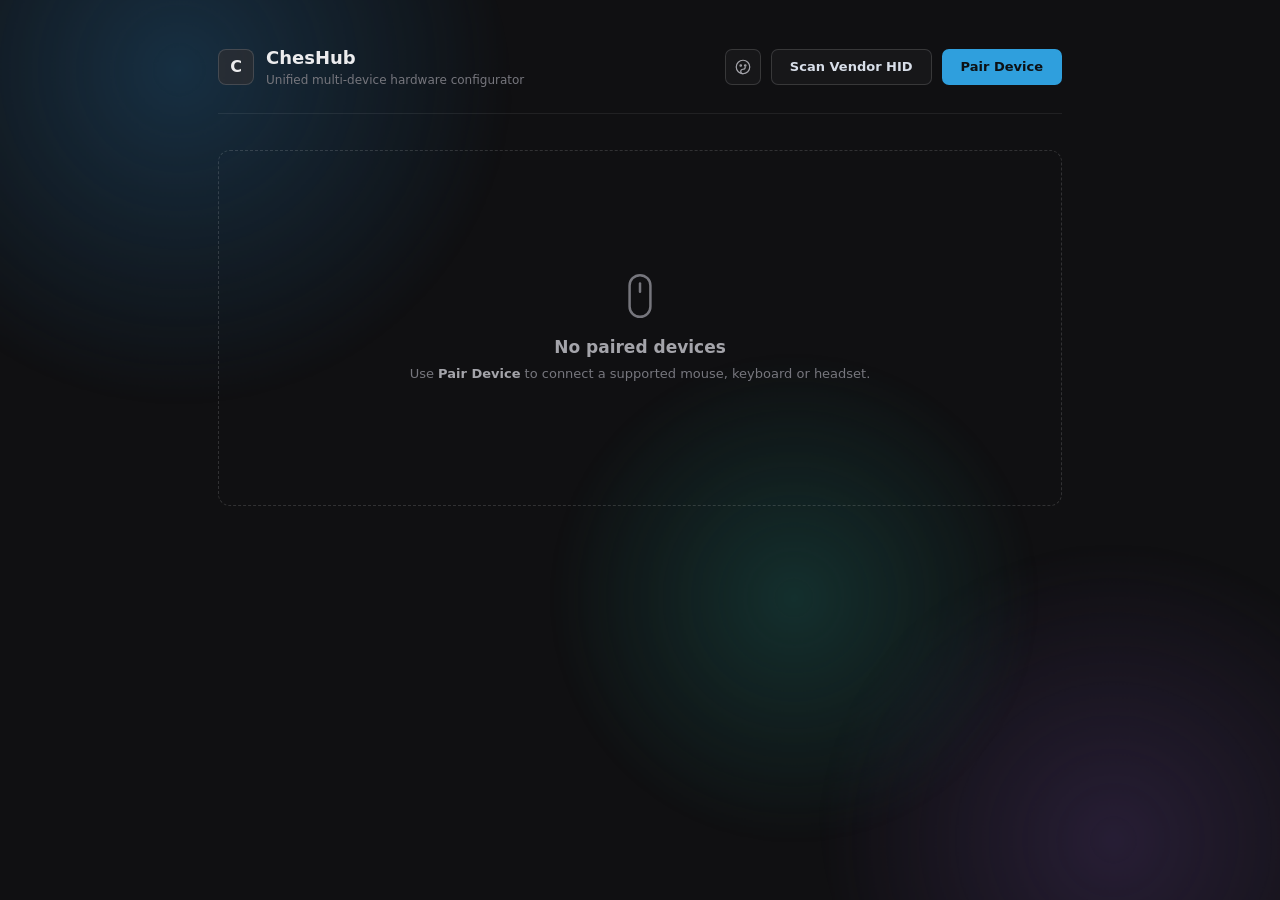
<file: index.html>
<!DOCTYPE html>
<html lang="en">
<head>
  <meta charset="UTF-8">
  <meta name="viewport" content="width=device-width, initial-scale=1">
  <meta name="theme-color" content="#101012">
  <link rel="icon" href="data:image/svg+xml,%3Csvg xmlns='http://www.w3.org/2000/svg' viewBox='0 0 32 32'%3E%3Crect width='32' height='32' rx='9' fill='%232f9fdd'/%3E%3Ctext x='16' y='23' font-family='Segoe UI,Arial' font-size='19' font-weight='700' text-anchor='middle' fill='%230d1114'%3EC%3C/text%3E%3C/svg%3E">
  <title>ChesHub | Peripheral Hub</title>
  <link rel="stylesheet" href="assets/css/base.css">
  <link rel="stylesheet" href="assets/css/hub.css">
  <script src="assets/js/theme.js"></script>
</head>
<body>

  <div class="ambient" aria-hidden="true">
    <span class="ambient-blob blob-a"></span>
    <span class="ambient-blob blob-b"></span>
    <span class="ambient-blob blob-c"></span>
  </div>
  <div class="wallpaper" id="wallpaper" aria-hidden="true"></div>

  <div class="hub-container">
    <header class="hub-header">
      <div class="hub-brand">
        <span class="brand-mark">C</span>
        <div>
          <div class="brand-name">ChesHub</div>
          <div class="subtitle">Unified multi-device hardware configurator</div>
        </div>
      </div>
      <div class="header-actions">
        <button class="icon-btn" data-open-appearance type="button" title="Appearance" aria-label="Appearance">
          <svg viewBox="0 0 24 24" aria-hidden="true"><circle cx="12" cy="12" r="9"/><circle cx="9" cy="10" r="1"/><circle cx="15" cy="10" r="1"/><path d="M12 21a3 3 0 010-6 3 3 0 003-3"/></svg>
        </button>
        <button class="btn-ghost" id="btn-scan-vendor" type="button">Scan Vendor HID</button>
        <button class="btn-primary" id="btn-scan" type="button">Pair Device</button>
      </div>
    </header>

    <div class="devices-grid" id="devices-grid">
      <div class="hub-loading">Checking paired devices…</div>
    </div>
    <div class="hub-more" id="hub-more"></div>
    <pre class="scan-result" id="scan-result" hidden></pre>
  </div>

  <div id="toast-container"></div>

  <script src="assets/js/devices.js"></script>

  <script src="assets/js/hub.js"></script>
</body>
</html>
</file>
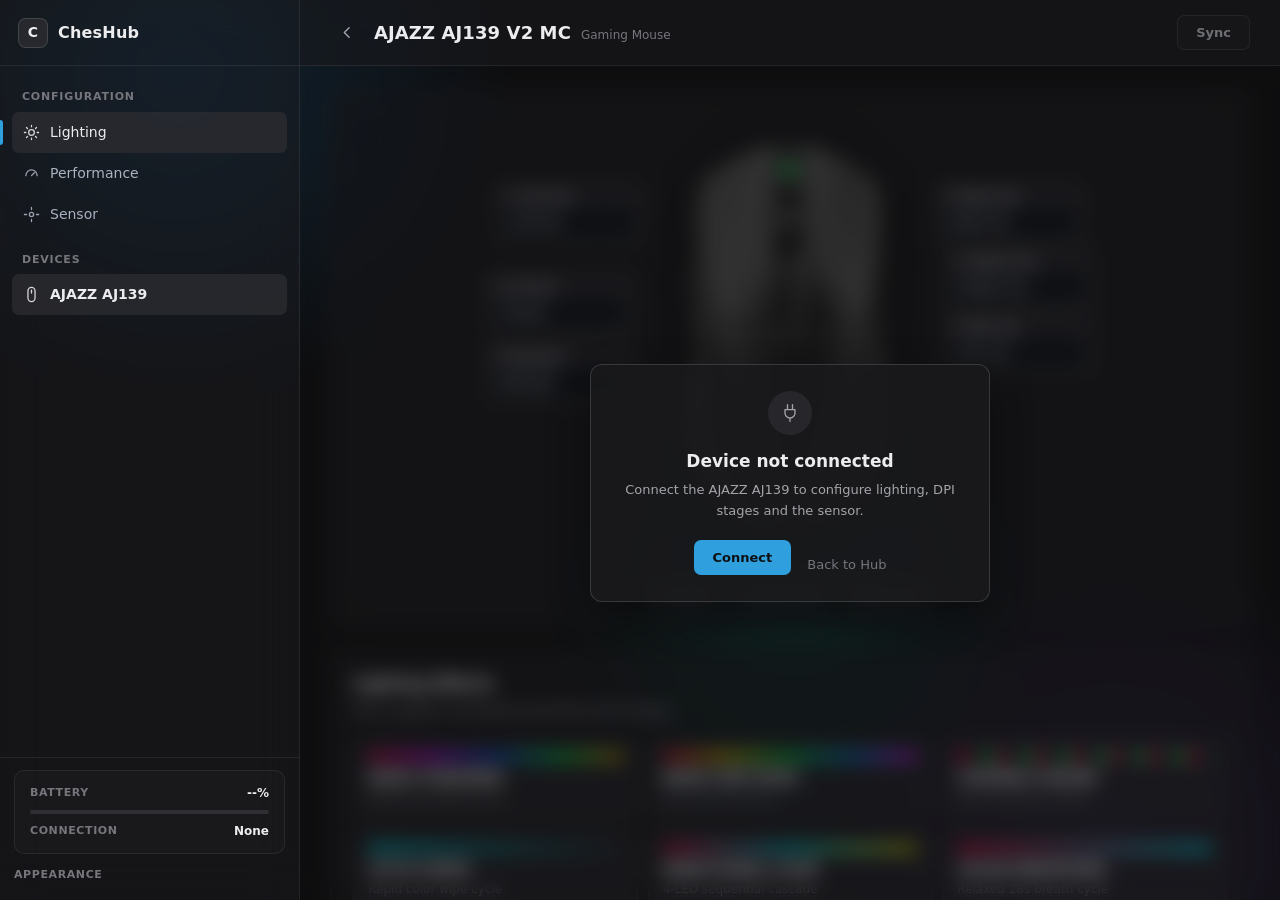
<file: devices/ajazz-aj139/index.html>
<!DOCTYPE html>
<html lang="en">
<head>
  <meta charset="UTF-8">
  <meta name="viewport" content="width=device-width, initial-scale=1">
  <meta name="theme-color" content="#101012">
  <link rel="icon" href="data:image/svg+xml,%3Csvg xmlns='http://www.w3.org/2000/svg' viewBox='0 0 32 32'%3E%3Crect width='32' height='32' rx='9' fill='%232f9fdd'/%3E%3Ctext x='16' y='23' font-family='Segoe UI,Arial' font-size='19' font-weight='700' text-anchor='middle' fill='%230d1114'%3EC%3C/text%3E%3C/svg%3E">
  <title>ChesHub | AJAZZ AJ139 Studio</title>
  <link rel="stylesheet" href="../../assets/css/base.css">
  <link rel="stylesheet" href="../../assets/css/studio.css">
  <link rel="stylesheet" href="device.css">
  <script src="../../assets/js/theme.js"></script>
</head>
<body data-device="ajazz-aj139">

  <div class="ambient" aria-hidden="true">
    <span class="ambient-blob blob-a"></span>
    <span class="ambient-blob blob-b"></span>
    <span class="ambient-blob blob-c"></span>
  </div>
  <div class="wallpaper" id="wallpaper" aria-hidden="true"></div>

  <aside id="sidebar">
    <a class="sidebar-brand" href="../../index.html" title="Back to hub">
      <span class="brand-mark">C</span>
      <span class="brand-name">ChesHub</span>
    </a>

    <div class="nav-menu">
      <div class="nav-section-title">Configuration</div>
      <div class="nav-item active" id="nav-tab-rgb" onclick="switchTab('tab-rgb')">
        <svg class="nav-icon" viewBox="0 0 24 24" aria-hidden="true"><circle cx="12" cy="12" r="4"/><path d="M12 2v2M12 20v2M4.9 4.9l1.4 1.4M17.7 17.7l1.4 1.4M2 12h2M20 12h2M4.9 19.1l1.4-1.4M17.7 6.3l1.4-1.4"/></svg>
        <span>Lighting</span>
      </div>
      <div class="nav-item" id="nav-tab-dpi" onclick="switchTab('tab-dpi')">
        <svg class="nav-icon" viewBox="0 0 24 24" aria-hidden="true"><path d="M4 15a8 8 0 1116 0"/><path d="M12 15l4-4"/></svg>
        <span>Performance</span>
      </div>
      <div class="nav-item" id="nav-tab-sensor" onclick="switchTab('tab-sensor')">
        <svg class="nav-icon" viewBox="0 0 24 24" aria-hidden="true"><circle cx="12" cy="12" r="3"/><path d="M12 2v3M12 19v3M2 12h3M19 12h3"/></svg>
        <span>Sensor</span>
      </div>

      <div class="nav-section-title">Devices</div>
      <div id="device-list"></div>
    </div>

    <div class="sidebar-footer">
      <div class="hud-card">
        <div class="hud-row">
          <span class="hud-label">Battery</span>
          <span id="hud-battery-text">--%</span>
        </div>
        <div class="battery-track"><div class="battery-fill" id="hud-battery-bar"></div></div>
        <div class="hud-row">
          <span class="hud-label">Connection</span>
          <span id="hud-mode">None</span>
        </div>
      </div>
    </div>
  </aside>

  <div id="main-content">
    <header class="top-header">
      <div class="header-left">
        <button class="header-back" type="button" onclick="location.href='../../index.html'" title="Back to hub" aria-label="Back to hub">
          <svg viewBox="0 0 24 24" aria-hidden="true"><path d="M14 6l-6 6 6 6"/></svg>
        </button>
        <div class="header-titles">
          <span class="device-title">AJAZZ AJ139 V2 MC</span>
          <span class="device-subtitle">Gaming Mouse</span>
        </div>
      </div>
      <div class="header-actions">
        <button class="btn-ghost" id="btn-sync" type="button">Sync</button>
        <button class="btn-primary" id="btn-connect" type="button">Apply</button>
      </div>
    </header>

    <div class="scroll-area">
      <div class="studio-layout">

        <div class="visualizer-col">
          <div class="mouse-stage">
            <div class="side-diffuser left glow-off" id="glow-left"></div>
            <div class="side-diffuser right glow-off" id="glow-right"></div>
            <div class="dpi-slit-led" id="live-dpi-led"></div>
            <img id="mouse-img" src="images/black.png" class="mouse-img" alt="AJAZZ AJ139">

            <div class="btn-anchor" id="anchor-0"><span class="btn-anchor-label">1. Left Click</span><select id="btn-select-0"></select></div>
            <div class="btn-anchor" id="anchor-4"><span class="btn-anchor-label">5. Forward</span><select id="btn-select-4"></select></div>
            <div class="btn-anchor" id="anchor-3"><span class="btn-anchor-label">4. Backward</span><select id="btn-select-3"></select></div>
            <div class="btn-anchor" id="anchor-1"><span class="btn-anchor-label">2. Right Click</span><select id="btn-select-1"></select></div>
            <div class="btn-anchor" id="anchor-2"><span class="btn-anchor-label">3. Middle Click</span><select id="btn-select-2"></select></div>
            <div class="btn-anchor" id="anchor-5"><span class="btn-anchor-label">6. DPI Loop</span><select id="btn-select-5"></select></div>
          </div>

          <div class="stage-caption">
            <span class="caption-tag">6 buttons</span>
            <span class="caption-tag">RGB lighting</span>
            <span class="caption-tag">PAW sensor</span>
          </div>
        </div>

        <div class="panels-col">

          <div class="tab-panel active" id="tab-rgb">
            <div class="panel-section">
              <div class="section-title">Lighting Effects</div>
              <div class="section-desc">Pick a pattern to preview and write to the mouse.</div>
              <div class="rgb-grid" id="lighting-grid"></div>
            </div>
          </div>

          <div class="tab-panel" id="tab-dpi">
            <div class="panel-section">
              <div class="section-title">Report Rate</div>
              <div class="section-desc">USB and 2.4 GHz polling frequency.</div>
              <div class="segmented" id="poll-control">
                <button class="seg-btn" type="button" onclick="setPolling(125)">125 Hz</button>
                <button class="seg-btn" type="button" onclick="setPolling(250)">250 Hz</button>
                <button class="seg-btn" type="button" onclick="setPolling(500)">500 Hz</button>
                <button class="seg-btn active" type="button" onclick="setPolling(1000)">1000 Hz</button>
              </div>
            </div>

            <div class="panel-section">
              <div class="section-title">DPI Stages</div>
              <div class="section-desc">Assign sensitivity curves and indicator colours.</div>
              <div id="dpi-stage-rows"></div>
            </div>
          </div>

          <div class="tab-panel" id="tab-sensor">
            <div class="panel-section">
              <div class="section-title">Sensor</div>
              <div class="section-desc">Tune tracking, sleep and wheel behaviour.</div>

              <div class="form-row">
                <div class="form-info"><div class="form-label">Motion Sync</div><div class="form-hint">Synchronize optical reads with USB polls.</div></div>
                <label class="toggle"><input type="checkbox" id="chk-motion-sync" checked><span class="slider"></span></label>
              </div>
              <div class="form-row">
                <div class="form-info"><div class="form-label">Ripple Control</div><div class="form-hint">Trajectory smoothing for high DPI.</div></div>
                <label class="toggle"><input type="checkbox" id="chk-ripple"><span class="slider"></span></label>
              </div>
              <div class="form-row">
                <div class="form-info"><div class="form-label">Angle Snapping</div></div>
                <label class="toggle"><input type="checkbox" id="chk-linesnap"><span class="slider"></span></label>
              </div>
              <div class="form-row">
                <div class="form-info"><div class="form-label">Esports Tracking Mode</div></div>
                <label class="toggle"><input type="checkbox" id="chk-esports"><span class="slider"></span></label>
              </div>
              <div class="form-row">
                <div class="form-info"><div class="form-label">Lift-Off Distance</div></div>
                <div class="segmented" id="lod-control">
                  <button class="seg-btn active" type="button" onclick="setLOD(1)">1 mm</button>
                  <button class="seg-btn" type="button" onclick="setLOD(2)">2 mm</button>
                </div>
              </div>
              <div class="form-row">
                <div class="form-info"><div class="form-label">Debounce Response</div></div>
                <div class="slider-wrap">
                  <input type="range" id="rng-debounce" min="0" max="20" value="8" oninput="document.getElementById('lbl-debounce').innerText = this.value + ' ms'">
                  <span class="val-badge" id="lbl-debounce">8 ms</span>
                </div>
              </div>
              <div class="form-row">
                <div class="form-info"><div class="form-label">Sleep Timeout</div></div>
                <div class="slider-wrap">
                  <input type="range" id="rng-sleep" min="0" max="60" value="10" oninput="document.getElementById('lbl-sleep').innerText = this.value === '0' ? 'Never' : this.value + ' min'">
                  <span class="val-badge" id="lbl-sleep">10 min</span>
                </div>
              </div>
              <div class="form-row">
                <div class="form-info"><div class="form-label">Invert Scroll Wheel</div></div>
                <label class="toggle"><input type="checkbox" id="chk-invert-scroll"><span class="slider"></span></label>
              </div>
            </div>
          </div>

        </div>
      </div>
    </div>

    <div class="lock-overlay" id="lock-overlay" hidden>
      <div class="lock-card">
        <div class="lock-icon">
          <svg viewBox="0 0 24 24" aria-hidden="true"><path d="M9 2v6M15 2v6M6 8h12v4a6 6 0 01-6 6 6 6 0 01-6-6V8zM12 18v4"/></svg>
        </div>
        <div class="lock-title">Device not connected</div>
        <p class="lock-text">Connect the AJAZZ AJ139 to configure lighting, DPI stages and the sensor.</p>
        <div class="lock-actions">
          <button class="btn-primary" id="btn-lock-connect" type="button">Connect</button>
          <a class="lock-link" href="../../index.html">Back to Hub</a>
        </div>
      </div>
    </div>
  </div>

  <div id="toast-container"></div>
  <script src="../../assets/js/devices.js"></script>
  <script src="../../assets/js/studio.js"></script>
  <script src="driver.js"></script>
</body>
</html>
</file>
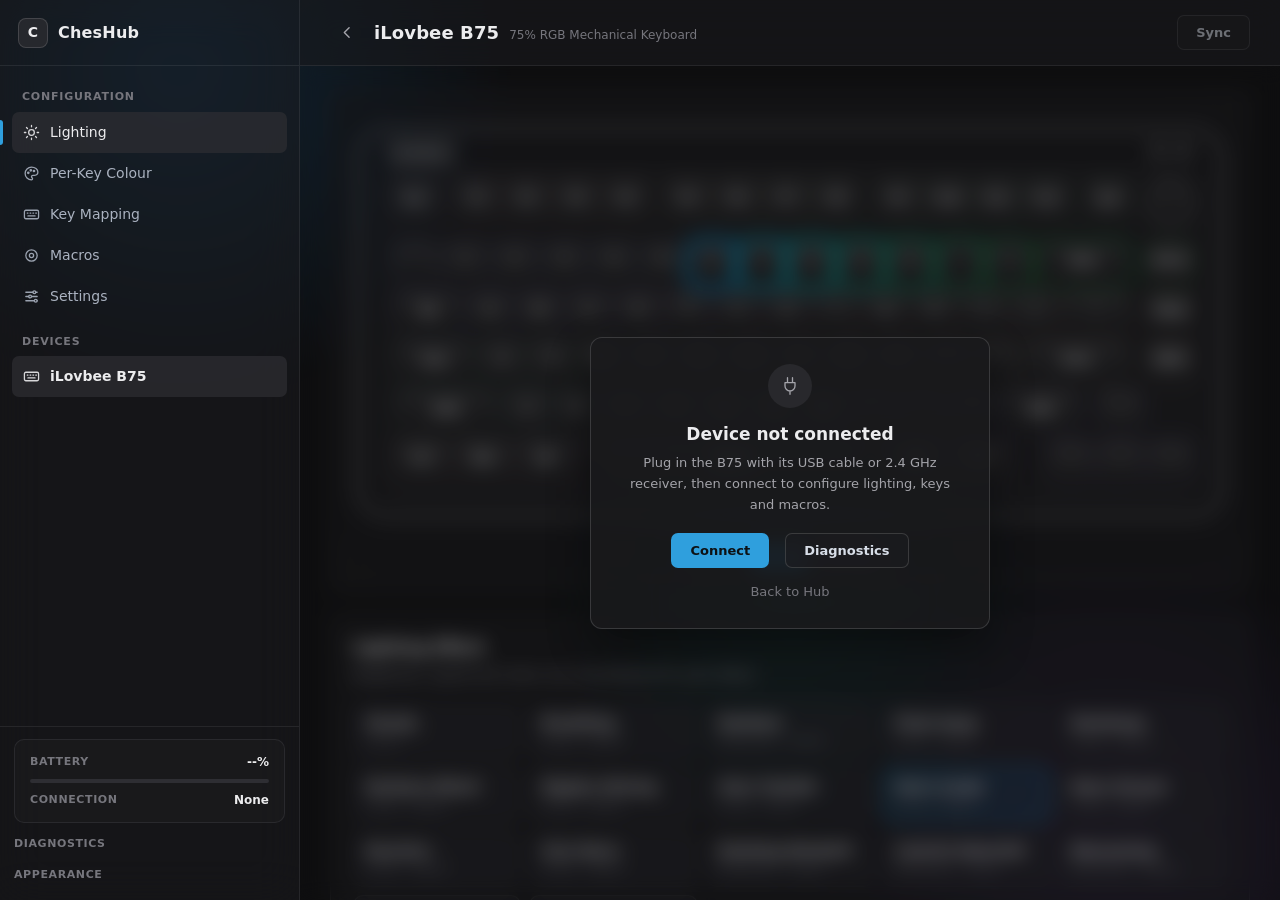
<file: devices/ilovbee-b75/index.html>
<!DOCTYPE html>
<html lang="en">
<head>
  <meta charset="UTF-8">
  <meta name="viewport" content="width=device-width, initial-scale=1">
  <meta name="theme-color" content="#101012">
  <link rel="icon" href="data:image/svg+xml,%3Csvg xmlns='http://www.w3.org/2000/svg' viewBox='0 0 32 32'%3E%3Crect width='32' height='32' rx='9' fill='%232f9fdd'/%3E%3Ctext x='16' y='23' font-family='Segoe UI,Arial' font-size='19' font-weight='700' text-anchor='middle' fill='%230d1114'%3EC%3C/text%3E%3C/svg%3E">
  <title>ChesHub | iLovbee B75 Studio</title>
  <link rel="stylesheet" href="../../assets/css/base.css">
  <link rel="stylesheet" href="../../assets/css/studio.css">
  <link rel="stylesheet" href="device.css?v=20261108c">
  <script src="../../assets/js/theme.js"></script>
</head>
<body data-device="ilovbee-b75">

  <div class="ambient" aria-hidden="true">
    <span class="ambient-blob blob-a"></span>
    <span class="ambient-blob blob-b"></span>
    <span class="ambient-blob blob-c"></span>
  </div>
  <div class="wallpaper" id="wallpaper" aria-hidden="true"></div>

  <aside id="sidebar">
    <a class="sidebar-brand" href="../../index.html" title="Back to hub">
      <span class="brand-mark">C</span>
      <span class="brand-name">ChesHub</span>
    </a>

    <div class="nav-menu">
      <div class="nav-section-title">Configuration</div>
      <div class="nav-item active" id="nav-tab-light" onclick="switchTab('tab-light')">
        <svg class="nav-icon" viewBox="0 0 24 24" aria-hidden="true"><circle cx="12" cy="12" r="4"/><path d="M12 2v2M12 20v2M4.9 4.9l1.4 1.4M17.7 17.7l1.4 1.4M2 12h2M20 12h2M4.9 19.1l1.4-1.4M17.7 6.3l1.4-1.4"/></svg>
        <span>Lighting</span>
      </div>
      <div class="nav-item" id="nav-tab-perkey" onclick="switchTab('tab-perkey')">
        <svg class="nav-icon" viewBox="0 0 24 24" aria-hidden="true"><path d="M12 3a9 9 0 100 18c1.1 0 1.5-.8 1.5-1.5 0-1.4-1.5-1.6-1.5-3a2 2 0 012-2h2.5A4.5 4.5 0 0021 10c0-3.9-4-7-9-7z"/><circle cx="7.5" cy="11" r="1"/><circle cx="11" cy="7.5" r="1"/><circle cx="15.5" cy="8.5" r="1"/></svg>
        <span>Per-Key Colour</span>
      </div>
      <div class="nav-item" id="nav-tab-keys" onclick="switchTab('tab-keys')">
        <svg class="nav-icon" viewBox="0 0 24 24" aria-hidden="true"><rect x="2" y="6" width="20" height="12" rx="2"/><path d="M6 10h1M10 10h1M14 10h1M18 10h1M7 14h10"/></svg>
        <span>Key Mapping</span>
      </div>
      <div class="nav-item" id="nav-tab-macro" onclick="switchTab('tab-macro')">
        <svg class="nav-icon" viewBox="0 0 24 24" aria-hidden="true"><circle cx="12" cy="12" r="8"/><circle cx="12" cy="12" r="3"/></svg>
        <span>Macros</span>
      </div>
      <div class="nav-item" id="nav-tab-settings" onclick="switchTab('tab-settings')">
        <svg class="nav-icon" viewBox="0 0 24 24" aria-hidden="true"><path d="M4 6h10M18 6h2M4 12h4M12 12h8M4 18h12M20 18h0"/><circle cx="16" cy="6" r="2"/><circle cx="10" cy="12" r="2"/><circle cx="18" cy="18" r="2"/></svg>
        <span>Settings</span>
      </div>

      <div class="nav-section-title">Devices</div>
      <div id="device-list"></div>

    </div>

    <div class="sidebar-footer">
      <div class="hud-card">
        <div class="hud-row">
          <span class="hud-label">Battery</span>
          <span id="hud-battery-text">--%</span>
        </div>
        <div class="battery-track"><div class="battery-fill" id="hud-battery-bar"></div></div>
        <div class="hud-row">
          <span class="hud-label">Connection</span>
          <span id="hud-mode">None</span>
        </div>
      </div>
      <button class="advanced-link" type="button" onclick="switchTab('tab-diagnostics')">Diagnostics</button>
    </div>
  </aside>

  <div id="main-content">
    <header class="top-header">
      <div class="header-left">
        <button class="header-back" type="button" onclick="location.href='../../index.html'" title="Back to hub" aria-label="Back to hub">
          <svg viewBox="0 0 24 24" aria-hidden="true"><path d="M14 6l-6 6 6 6"/></svg>
        </button>
        <div class="header-titles">
          <span class="device-title">iLovbee B75</span>
          <span class="device-subtitle">75% RGB Mechanical Keyboard</span>
        </div>
      </div>
      <div class="header-actions">
        <button class="btn-ghost" id="btn-sync" type="button">Sync</button>
        <button class="btn-primary" id="btn-connect" type="button" title="Changes are written automatically; this rewrites everything">Write All</button>
      </div>
    </header>

    <div class="scroll-area">
      <div class="studio-layout kb-layout">

        <div class="visualizer-col">
          <div class="kb-stage">
            <div class="kb-board" id="kb-board"></div>
          </div>
          <div class="stage-caption">
            <span class="layout-label">Layout</span>
            <div class="segmented small-seg" id="seg-layout" role="group" aria-label="Keyboard layout"></div>
          </div>
        </div>

        <div class="panels-col">

          <!-- LIGHTING -->
          <div class="tab-panel active" id="tab-light">
            <div class="panel-section">
              <div class="section-title">Lighting Effect</div>
              <div class="section-desc">Brightness, speed and colour are remembered for each effect.</div>
              <div class="fx-grid" id="fx-grid"></div>
            </div>
            <div class="panel-section">
              <div class="section-title">Effect Options</div>
              <div class="form-row" id="row-bright">
                <div class="form-info"><div class="form-label">Brightness</div></div>
                <div class="segmented" id="seg-bright"></div>
              </div>
              <div class="form-row" id="row-speed">
                <div class="form-info"><div class="form-label">Animation Speed</div></div>
                <div class="segmented" id="seg-speed"></div>
              </div>
              <div class="form-row" id="row-color">
                <div class="form-info">
                  <div class="form-label">Colour</div>
                  <div class="form-hint">Seven slots per effect. Double-click a slot to edit it; ✦ is colourful.</div>
                </div>
                <div class="swatches" id="swatches"></div>
              </div>
              <p class="section-note" id="row-react-hint" hidden>This effect lights up as you type —
                press keys on your keyboard to see it in the preview.</p>
              <p class="section-note" id="row-custom-hint" hidden>Custom shows the colours painted in
                <strong>Per-Key Colour</strong>.</p>
            </div>
          </div>

          <!-- PER-KEY -->
          <div class="tab-panel" id="tab-perkey">
            <div class="panel-section">
              <div class="section-title">Per-Key Colour</div>
              <div class="section-desc">Pick a colour, then click keys on the keyboard to paint them. The
                pattern is used by the <strong>Custom</strong> effect.</div>
              <div class="form-row">
                <div class="form-info"><div class="form-label">Brush</div></div>
                <input type="color" id="inp-paint" class="paint-input">
              </div>
              <div class="section-actions">
                <button class="btn-ghost small" id="btn-paint-all" type="button">Fill all</button>
                <button class="btn-ghost small" id="btn-paint-clear" type="button">Clear</button>
                <button class="btn-primary small" id="btn-paint-use" type="button">Use Custom effect</button>
              </div>
            </div>
          </div>

          <!-- KEYS -->
          <div class="tab-panel" id="tab-keys">
            <div class="panel-section">
              <div class="section-title">Key Mapping</div>
              <div class="section-desc">Base layer. Fn-layer functions (Bluetooth, lighting hotkeys) are not
                changed.</div>
              <div id="key-editor"></div>
            </div>
          </div>

          <!-- MACROS -->
          <div class="tab-panel" id="tab-macro">
            <div class="panel-section">
              <div class="section-title">Macros</div>
              <div class="section-desc">Up to 10 macros. Assign one to a key in <strong>Key Mapping</strong>.</div>
              <div class="macro-list" id="macro-list"></div>
              <div class="section-actions">
                <button class="btn-ghost small" id="btn-macro-new" type="button">New macro</button>
              </div>
            </div>
            <div class="panel-section" id="macro-editor" hidden>
              <div class="form-row">
                <div class="form-info"><div class="form-label">Name</div></div>
                <input type="text" id="inp-macro-name" class="input-compact macro-name-input" maxlength="40">
              </div>
              <div class="form-row">
                <div class="form-info"><div class="form-label">Playback</div></div>
                <div class="macro-mode">
                  <select id="sel-macro-mode"></select>
                  <input type="number" id="inp-macro-count" class="input-compact" min="1" max="255" title="Repeat count">
                </div>
              </div>
              <div class="diag-subtitle">Events</div>
              <div class="macro-events" id="macro-events"></div>
              <div class="section-actions">
                <button class="btn-ghost small" id="btn-macro-record" type="button">Record</button>
                <select id="sel-macro-add" class="macro-add"></select>
                <button class="btn-ghost small" id="btn-macro-add" type="button">Add press</button>
                <button class="btn-ghost small danger" id="btn-macro-delete" type="button">Delete macro</button>
              </div>
              <p class="section-note">Recording captures key presses on this page with their real pauses.
                Each delay is the wait after that event.</p>
            </div>
          </div>

          <!-- SETTINGS -->
          <div class="tab-panel" id="tab-settings">
            <div class="panel-section">
              <div class="section-title">Keyboard</div>
              <div class="form-row">
                <div class="form-info"><div class="form-label">Debounce</div><div class="form-hint">How the keyboard filters key chatter.</div></div>
                <div class="segmented" id="seg-debounce"></div>
              </div>
              <div class="form-row">
                <div class="form-info"><div class="form-label">Wireless Sleep</div><div class="form-hint">Idle time before the board sleeps on battery.</div></div>
                <div class="segmented" id="seg-sleep"></div>
              </div>
            </div>
            <div class="panel-section">
              <div class="section-title">Maintenance</div>
              <div class="section-actions">
                <button class="btn-ghost" id="btn-write-all" type="button">Write everything</button>
                <button class="btn-ghost danger" id="btn-factory" type="button">Restore factory settings</button>
              </div>
              <p class="section-note">Key assignments, macros, colour slots and the per-key pattern
                cannot be read back from the keyboard, so they are kept in this browser. Every change is
                written to the keyboard automatically a moment after you make it.</p>
            </div>
          </div>

          <!-- DIAGNOSTICS -->
          <div class="tab-panel" id="tab-diagnostics">
            <div class="panel-section">
              <div class="section-title">Connection</div>
              <div class="section-desc">Connection details for troubleshooting. If the interface line is red, reconnect and
                choose another interface.</div>

              <div class="diag-grid">
                <div class="diag-cell"><span class="diag-label">Product</span><span id="diag-product">—</span></div>
                <div class="diag-cell"><span class="diag-label">VID : PID</span><span id="diag-ids">—</span></div>
                <div class="diag-cell"><span class="diag-label">Interface</span><span id="diag-interface">—</span></div>
                <div class="diag-cell"><span class="diag-label">Battery</span><span id="diag-power">—</span></div>
                <div class="diag-cell"><span class="diag-label">Device ID</span><span id="diag-psd">—</span></div>
                <div class="diag-cell"><span class="diag-label">Current settings</span><span id="diag-decode">—</span></div>
                <div class="diag-cell"><span class="diag-label">Last command</span><span id="diag-last">—</span></div>
                <div class="diag-cell"><span class="diag-label">Last error</span><span id="diag-error">—</span></div>
              </div>

              <div class="diag-subtitle">Settings data</div>
              <pre class="diag-wire" id="diag-cfg">—</pre>

              <div class="diag-subtitle">Collections</div>
              <div class="diag-list" id="diag-collections"></div>

              <div class="diag-subtitle">Activity log</div>
              <pre class="diag-wire" id="diag-wire">—</pre>

              <div class="section-actions">
                <button class="btn-ghost" id="btn-read-cfg" type="button">Read Settings</button>
                <button class="btn-ghost" id="btn-read-power" type="button">Read Battery</button>
                <button class="btn-ghost" id="btn-read-psd" type="button">Read Device ID</button>
                <button class="btn-ghost" id="btn-pair-any" type="button">Try Another Interface</button>
                <button class="btn-ghost" id="btn-pair-scan" type="button">Find Keyboard</button>
                <button class="btn-ghost" id="btn-copy-diag" type="button">Copy Diagnostics</button>
              </div>
              <p class="section-note">Close the iLovbee app before connecting — only one program can talk to the keyboard
                at a time. Works over the USB cable and the 2.4 GHz receiver; wake the keyboard with a
                key press before connecting wirelessly. Over Bluetooth the keyboard doesn't accept
                settings, so use the cable or the receiver to change them.</p>
            </div>
          </div>

        </div>
      </div>
    </div>

    <div class="lock-overlay" id="lock-overlay" hidden>
      <div class="lock-card">
        <div class="lock-icon">
          <svg viewBox="0 0 24 24" aria-hidden="true"><path d="M9 2v6M15 2v6M6 8h12v4a6 6 0 01-6 6 6 6 0 01-6-6V8zM12 18v4"/></svg>
        </div>
        <div class="lock-title">Device not connected</div>
        <p class="lock-text">Plug in the B75 with its USB cable or 2.4 GHz receiver, then connect to configure
          lighting, keys and macros.</p>
        <div class="lock-actions">
          <button class="btn-primary" id="btn-lock-connect" type="button">Connect</button>
          <button class="btn-ghost" type="button" onclick="switchTab('tab-diagnostics')">Diagnostics</button>
        </div>
        <a class="lock-link" href="../../index.html">Back to Hub</a>
      </div>
    </div>
  </div>

  <div id="toast-container"></div>
  <script src="../../assets/js/devices.js"></script>
  <script src="../../assets/js/studio.js"></script>
  <script src="keymap.js?v=20261108c"></script>
  <script src="driver.js?v=20261108c"></script>
</body>
</html>
</file>
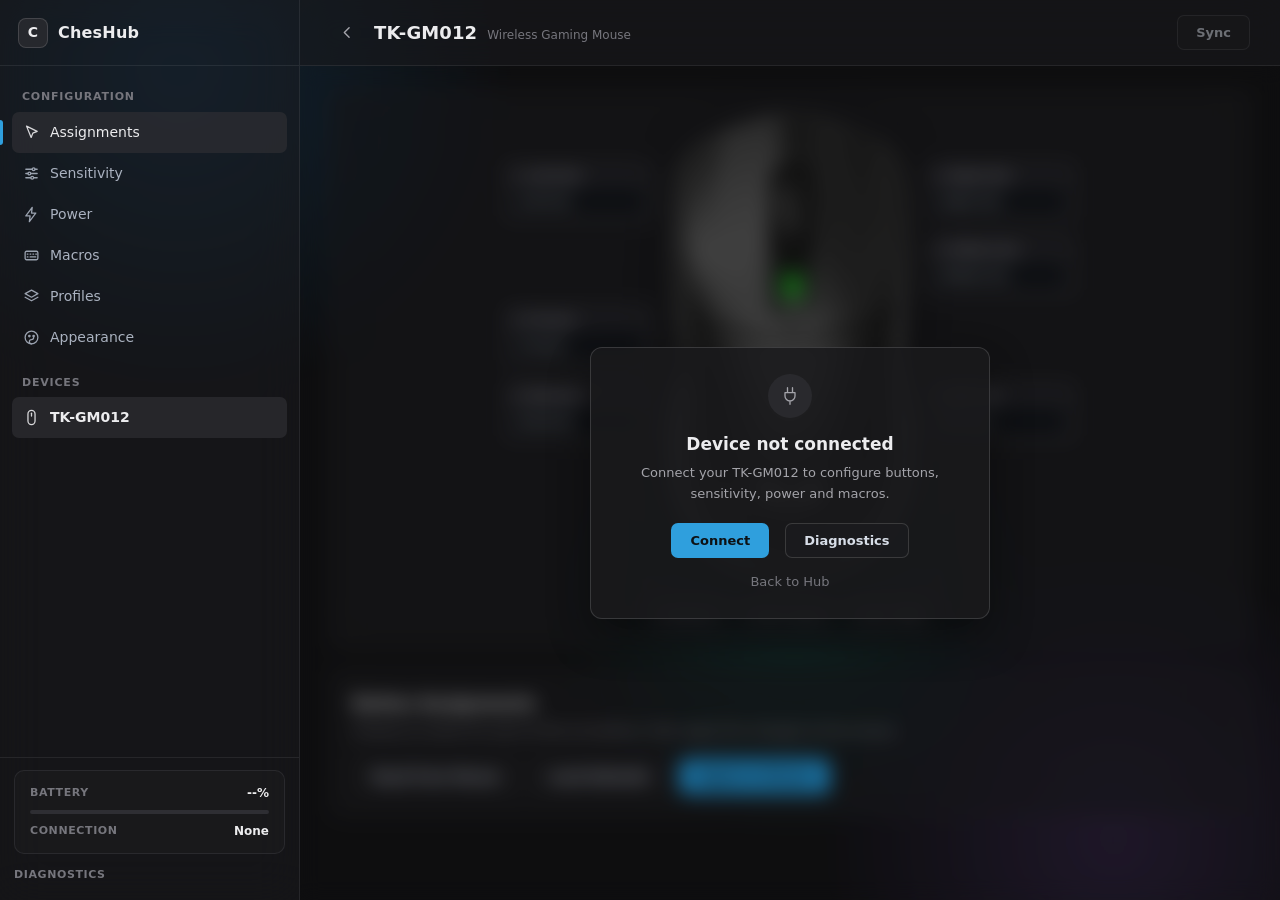
<file: devices/tecknet-tk-gm012/index.html>
<!DOCTYPE html>
<html lang="en">
<head>
  <meta charset="UTF-8">
  <meta name="viewport" content="width=device-width, initial-scale=1">
  <meta name="theme-color" content="#101012">
  <link rel="icon" href="data:image/svg+xml,%3Csvg xmlns='http://www.w3.org/2000/svg' viewBox='0 0 32 32'%3E%3Crect width='32' height='32' rx='9' fill='%232f9fdd'/%3E%3Ctext x='16' y='23' font-family='Segoe UI,Arial' font-size='19' font-weight='700' text-anchor='middle' fill='%230d1114'%3EC%3C/text%3E%3C/svg%3E">
  <title>ChesHub | TECKNET TK-GM012 Studio</title>
  <link rel="stylesheet" href="../../assets/css/base.css">
  <link rel="stylesheet" href="../../assets/css/studio.css">
  <link rel="stylesheet" href="device.css">
  <script src="../../assets/js/theme.js"></script>
</head>
<body data-device="tecknet-tk-gm012">

  <div class="ambient" id="ambient" aria-hidden="true">
    <span class="ambient-blob blob-a"></span>
    <span class="ambient-blob blob-b"></span>
    <span class="ambient-blob blob-c"></span>
  </div>
  <div class="wallpaper" id="wallpaper" aria-hidden="true"></div>

  <aside id="sidebar">
    <a class="sidebar-brand" href="../../index.html" title="Back to hub">
      <span class="brand-mark">C</span>
      <span class="brand-name">ChesHub</span>
    </a>

    <div class="nav-menu">
      <div class="nav-section-title">Configuration</div>
      <div class="nav-item active" id="nav-tab-buttons" onclick="switchTab('tab-buttons')">
        <svg class="nav-icon" viewBox="0 0 24 24" aria-hidden="true"><path d="M5 3l6.5 16 2.4-6.1L20 10.5 5 3z"/></svg>
        <span>Assignments</span>
      </div>
      <div class="nav-item" id="nav-tab-performance" onclick="switchTab('tab-performance')">
        <svg class="nav-icon" viewBox="0 0 24 24" aria-hidden="true"><path d="M4 6h9M17 6h3M4 12h3M11 12h9M4 18h7M15 18h5"/><circle cx="15" cy="6" r="2"/><circle cx="9" cy="12" r="2"/><circle cx="13" cy="18" r="2"/></svg>
        <span>Sensitivity</span>
      </div>
      <div class="nav-item" id="nav-tab-power" onclick="switchTab('tab-power')">
        <svg class="nav-icon" viewBox="0 0 24 24" aria-hidden="true"><path d="M13 2L4 14h6l-1 8 9-12h-6l1-8z"/></svg>
        <span>Power</span>
      </div>
      <div class="nav-item" id="nav-tab-macro" onclick="switchTab('tab-macro')">
        <svg class="nav-icon" viewBox="0 0 24 24" aria-hidden="true"><rect x="3" y="6" width="18" height="12" rx="2"/><path d="M6 10h1M10 10h1M14 10h1M18 10h1M6 14h1M10 14h8"/></svg>
        <span>Macros</span>
      </div>
      <div class="nav-item" id="nav-tab-profiles" onclick="switchTab('tab-profiles')">
        <svg class="nav-icon" viewBox="0 0 24 24" aria-hidden="true"><path d="M12 3l9 5-9 5-9-5 9-5z"/><path d="M3 13l9 5 9-5"/></svg>
        <span>Profiles</span>
      </div>
      <div class="nav-item" id="nav-tab-appearance" onclick="switchTab('tab-appearance')">
        <svg class="nav-icon" viewBox="0 0 24 24" aria-hidden="true"><circle cx="12" cy="12" r="9"/><circle cx="9" cy="10" r="1"/><circle cx="15" cy="10" r="1"/><path d="M12 21a3 3 0 010-6 3 3 0 003-3"/></svg>
        <span>Appearance</span>
      </div>

      <div class="nav-section-title">Devices</div>
      <div id="device-list"></div>

    </div>

    <div class="sidebar-footer">
      <div class="hud-card">
        <div class="hud-row">
          <span class="hud-label">Battery</span>
          <span id="hud-battery-text">--%</span>
        </div>
        <div class="battery-track"><div class="battery-fill" id="hud-battery-bar"></div></div>
        <div class="hud-row">
          <span class="hud-label">Connection</span>
          <span id="hud-mode">None</span>
        </div>
      </div>
      <button class="advanced-link" type="button" onclick="switchTab('tab-diagnostics')">Diagnostics</button>
    </div>
  </aside>

  <div id="main-content">
    <header class="top-header">
      <div class="header-left">
        <button class="header-back" type="button" onclick="location.href='../../index.html'" title="Back to hub" aria-label="Back to hub">
          <svg viewBox="0 0 24 24" aria-hidden="true"><path d="M14 6l-6 6 6 6"/></svg>
        </button>
        <div class="header-titles">
          <span class="device-title">TK-GM012</span>
          <span class="device-subtitle">Wireless Gaming Mouse</span>
        </div>
      </div>
      <div class="header-actions">
        <button class="btn-ghost" id="btn-sync" type="button" title="Read the whole configuration back from the mouse">Sync</button>
        <button class="btn-primary" id="btn-connect" type="button" title="Connect, or write report rate, DPI, colours and power">Connect</button>
      </div>
    </header>

    <div class="scroll-area">
      <div class="studio-layout">

        <div class="visualizer-col">
          <div class="mouse-stage">
            <div class="device-frame">
              <img class="mouse-img" src="images/mouse_tk-gm012.png" alt="TECKNET TK-GM012">
              <span class="dpi-slit-led" id="live-led"></span>
            </div>

            <div class="btn-anchor" id="anchor-0">
              <span class="btn-anchor-label" id="anchor-label-0">1. Left-Click</span>
              <select id="btn-select-0"></select>
            </div>
            <div class="btn-anchor" id="anchor-1">
              <span class="btn-anchor-label" id="anchor-label-1">2. Right-Click</span>
              <select id="btn-select-1"></select>
            </div>
            <div class="btn-anchor" id="anchor-2">
              <span class="btn-anchor-label" id="anchor-label-2">3. Middle-Click</span>
              <select id="btn-select-2"></select>
            </div>
            <div class="btn-anchor" id="anchor-3">
              <span class="btn-anchor-label" id="anchor-label-3">4. Forward</span>
              <select id="btn-select-3"></select>
            </div>
            <div class="btn-anchor" id="anchor-4">
              <span class="btn-anchor-label" id="anchor-label-4">5. Backward</span>
              <select id="btn-select-4"></select>
            </div>
            <div class="btn-anchor" id="anchor-5">
              <span class="btn-anchor-label" id="anchor-label-5">6. DPI Loop</span>
              <select id="btn-select-5"></select>
            </div>
          </div>

          <div class="stage-caption">
            <span class="caption-tag">6 buttons</span>
            <span class="caption-tag" id="caption-dpi" onclick="switchTab('tab-performance')"
                  style="cursor:pointer;" title="Open Sensitivity">6 DPI stages</span>
            <span class="caption-tag">2.4G / USB</span>
          </div>
        </div>

        <div class="panels-col">

          <!-- BUTTONS -->
          <div class="tab-panel active" id="tab-buttons">
            <div class="panel-section">
              <div class="section-title">Button Assignments</div>
              <div class="section-desc">Choose an action for each of the six buttons, then apply the
                changes to the mouse.</div>
              <div class="section-actions">
                <button class="btn-ghost" id="btn-read-keys" type="button">Read from Mouse</button>
                <button class="btn-ghost" id="btn-reset-keys" type="button">Load Defaults</button>
                <button class="btn-primary" id="btn-apply-keys" type="button">Apply to Mouse</button>
              </div>
            </div>
          </div>

          <!-- PERFORMANCE -->
          <div class="tab-panel" id="tab-performance">
            <div class="panel-section">
              <div class="section-title">Sensitivity</div>
              <div class="section-desc">Six stages, 50 to 24000 CPI. <strong>DPI count</strong>
                hides unused stages, and clicking a stage makes it the mouse's active stage.</div>

              <div class="dpi-toolbar">
                <label class="inline-label" for="sel-dpi-count">DPI count</label>
                <select id="sel-dpi-count" class="select-compact">
                  <option value="1">1</option>
                  <option value="2">2</option>
                  <option value="3">3</option>
                  <option value="4">4</option>
                  <option value="5">5</option>
                  <option value="6" selected>6</option>
                </select>
              </div>

              <div class="dpi-grid" id="dpi-grid"></div>

              <div class="slider-wrap dpi-slider">
                <input type="range" id="rng-dpi" min="50" max="24000" step="50" value="800">
                <span class="val-badge" id="lbl-dpi">800</span>
                <input type="color" id="inp-dpi-color" class="color-chip" value="#00ff00">
              </div>

              <div class="section-actions">
                <button class="btn-ghost" id="btn-reset-led" type="button">Reset Indicator LED</button>
              </div>

              <p class="section-note">The DPI indicator shows the colour of the active stage.</p>
            </div>

            <div class="panel-section">
              <div class="section-title">Report Rate</div>
              <div class="section-desc">Polling frequency. Higher is smoother, at the cost of battery.</div>
              <div class="segmented" id="rate-control">
                <button class="seg-btn" data-rate="125" type="button">125 Hz</button>
                <button class="seg-btn" data-rate="250" type="button">250 Hz</button>
                <button class="seg-btn" data-rate="500" type="button">500 Hz</button>
                <button class="seg-btn active" data-rate="1000" type="button">1000 Hz</button>
              </div>
            </div>
          </div>

          <!-- POWER / SENSOR -->
          <div class="tab-panel" id="tab-power">
            <div class="panel-section">
              <div class="section-title">Power Management</div>
              <div class="section-desc">Sleep timer and wake behaviour for the 2.4G link.</div>

              <div class="form-row">
                <div class="form-info">
                  <div class="form-label">Sleep timeout</div>
                  <div class="form-hint">Idle time before the sensor powers down.</div>
                </div>
                <select id="sel-sleep" class="select-compact">
                  <option value="1">1 min</option>
                  <option value="2">2 min</option>
                  <option value="5">5 min</option>
                  <option value="6">6 min</option>
                  <option value="10">10 min</option>
                  <option value="15">15 min</option>
                  <option value="20">20 min</option>
                  <option value="30">30 min</option>
                </select>
              </div>

              <div class="form-row">
                <div class="form-info">
                  <div class="form-label">Move wake-up</div>
                  <div class="form-hint">Wake the mouse as soon as it is moved.</div>
                </div>
                <label class="toggle"><input type="checkbox" id="chk-wake"><span class="slider"></span></label>
              </div>

              <p class="section-note">The mouse sleeps after the selected idle time. Move
                wake-up brings it back as soon as it is moved.</p>
            </div>

            <div class="panel-section danger-zone">
              <div class="section-title">Restore</div>
              <div class="section-desc">Reset DPI, button assignments, macros and power settings to
                the factory defaults. This cannot be undone.</div>
              <button class="btn-ghost" id="btn-factory" type="button">Restore Factory Defaults</button>
            </div>
          </div>

          <!-- MACRO -->
          <div class="tab-panel" id="tab-macro">
            <div class="panel-section">
              <div class="section-title">Macro Editor</div>
              <div class="section-desc">Record up to six events, insert keyboard and
                mouse-button events by hand, then edit or reorder any step. Pauses
                between recorded events are captured automatically. The mouse plays the
                sequence back on its own: nothing keeps running here.</div>

              <div class="section-actions">
                <button class="btn-primary" id="btn-record" type="button">Record</button>
                <button class="btn-ghost" id="btn-clear-macro" type="button">Clear</button>
              </div>

              <div class="macro-toolbar macro-insert">
                <label class="inline-label" for="sel-insert-type">Insert</label>
                <select id="sel-insert-type" class="select-compact">
                  <option value="keyboard-down">Keyboard down</option>
                  <option value="keyboard-up">Keyboard up</option>
                  <option value="mouse-down">Mouse down</option>
                  <option value="mouse-up">Mouse up</option>
                </select>
                <select id="sel-insert-key" class="select-compact" aria-label="Key or button"></select>
                <button class="btn-ghost small" id="btn-insert-step" type="button">Insert</button>
              </div>

              <div class="macro-toolbar">
                <label class="inline-label" for="inp-delay">Delay (ms)</label>
                <input type="number" id="inp-delay" class="input-compact" value="100" min="1" max="31000">
                <button class="btn-ghost small" id="btn-add-delay" type="button">Add Delay</button>
              </div>

              <div class="macro-steps" id="macro-steps"></div>
              <div class="macro-summary" id="macro-summary">0 events</div>

              <div class="macro-toolbar macro-bind">
                <label class="inline-label" for="sel-macro-key">Bind to</label>
                <select id="sel-macro-key" class="select-compact"></select>
                <label class="inline-label" for="sel-macro-mode">Mode</label>
                <select id="sel-macro-mode" class="select-compact">
                  <option value="once">Play once</option>
                  <option value="repeat">Repeat N times</option>
                  <option value="toggle">Loop until click</option>
                  <option value="hold">Loop while held</option>
                </select>
                <label class="inline-label" for="inp-macro-count">Times</label>
                <input type="number" id="inp-macro-count" class="input-compact" value="1" min="1" max="255" disabled>
              </div>

              <div class="section-actions">
                <button class="btn-primary" id="btn-upload-macro" type="button">Upload to Mouse</button>
                <button class="btn-ghost" id="btn-unbind-macro" type="button">Restore Key Binding</button>
              </div>

              <p class="section-note"><strong>Clear</strong> clears the editor only.
                <strong>Restore Key Binding</strong> removes the macro from the mouse and
                restores the button's default action.</p>
            </div>
          </div>

          <!-- PROFILES -->
          <div class="tab-panel" id="tab-profiles">
            <div class="panel-section">
              <div class="section-title">Profiles</div>
              <div class="section-desc">Save and recall configurations stored in this browser.</div>

              <div class="profile-toolbar">
                <input type="text" id="inp-profile-name" class="input-compact" placeholder="Profile name" value="Profile 1">
                <button class="btn-primary" id="btn-save-profile" type="button">Save</button>
              </div>

              <div class="profile-list" id="profile-list"></div>
            </div>
          </div>

          <!-- APPEARANCE -->
          <div class="tab-panel" id="tab-appearance">
            <div class="panel-section">
              <div class="section-title">Accent Color</div>
              <div class="section-desc">Used for buttons, highlights and active states across the hub
                and every studio.</div>

              <div class="accent-grid">
                <button class="accent-swatch" data-accent="azure" style="--swatch:#2f9fdd" title="Azure" aria-label="Azure" type="button"></button>
                <button class="accent-swatch" data-accent="violet" style="--swatch:#8b5cf6" title="Violet" aria-label="Violet" type="button"></button>
                <button class="accent-swatch" data-accent="emerald" style="--swatch:#1fae7a" title="Emerald" aria-label="Emerald" type="button"></button>
                <button class="accent-swatch" data-accent="amber" style="--swatch:#d38f1f" title="Amber" aria-label="Amber" type="button"></button>
                <button class="accent-swatch" data-accent="rose" style="--swatch:#e05588" title="Rose" aria-label="Rose" type="button"></button>
                <button class="accent-swatch" data-accent="slate" style="--swatch:#8b95a5" title="Slate" aria-label="Slate" type="button"></button>
              </div>
            </div>

            <div class="panel-section">
              <div class="section-title">Background</div>
              <div class="section-desc">The studio renders frosted glass panels over a live
                backdrop. Pick a palette, animate it, or use your own image.</div>

              <div class="wallpaper-grid" id="wallpaper-presets">
                <button class="wallpaper-swatch" data-preset="aurora" type="button"><span class="wallpaper-preview"></span>Aurora</button>
                <button class="wallpaper-swatch" data-preset="ocean" type="button"><span class="wallpaper-preview"></span>Ocean</button>
                <button class="wallpaper-swatch" data-preset="sunset" type="button"><span class="wallpaper-preview"></span>Sunset</button>
                <button class="wallpaper-swatch" data-preset="forest" type="button"><span class="wallpaper-preview"></span>Forest</button>
                <button class="wallpaper-swatch" data-preset="graphite" type="button"><span class="wallpaper-preview"></span>Graphite</button>
              </div>

              <div class="form-row">
                <div class="form-info">
                  <div class="form-label">Animate backdrop</div>
                  <div class="form-hint">Slow drift of the colours or the wallpaper.</div>
                </div>
                <label class="toggle"><input type="checkbox" id="chk-motion" checked><span class="slider"></span></label>
              </div>

              <div class="form-row">
                <div class="form-info">
                  <div class="form-label">Custom image</div>
                  <div class="form-hint" id="wallpaper-status">Using the built-in backdrop.</div>
                </div>
                <div class="wallpaper-actions">
                  <input type="file" id="inp-wallpaper-file" accept="image/*" hidden>
                  <button class="btn-ghost" id="btn-wallpaper-file" type="button">Choose Image</button>
                  <button class="btn-ghost" id="btn-wallpaper-clear" type="button">Remove</button>
                </div>
              </div>

              <p class="section-note">Images are resized to 1920 px and stored in this browser
                only. They are never uploaded anywhere.</p>
            </div>
          </div>

          <!-- DIAGNOSTICS -->
          <div class="tab-panel" id="tab-diagnostics">
            <div class="panel-section">
              <div class="section-title">Connection</div>
              <div class="section-desc">The firmware only answers on one HID collection. If the
                interface line below is red, close the vendor utility and re-pair.</div>

              <div class="diag-grid">
                <div class="diag-cell"><span class="diag-label">Product</span><span id="diag-product">—</span></div>
                <div class="diag-cell"><span class="diag-label">VID : PID</span><span id="diag-ids">—</span></div>
                <div class="diag-cell"><span class="diag-label">Interface</span><span id="diag-interface">—</span></div>
                <div class="diag-cell"><span class="diag-label">Info reply (0x10)</span><span id="diag-info">—</span></div>
                <div class="diag-cell"><span class="diag-label">Battery / link</span><span id="diag-battery">—</span></div>
                <div class="diag-cell"><span class="diag-label">Last command</span><span id="diag-last">—</span></div>
                <div class="diag-cell"><span class="diag-label">Last error</span><span id="diag-error">—</span></div>
              </div>

              <div class="diag-subtitle">Collections</div>
              <div class="diag-list" id="diag-collections"></div>

              <div class="diag-subtitle">Custom pairing</div>
              <div class="profile-toolbar">
                <input id="inp-custom-vid" class="input-compact" placeholder="VID 248a">
                <input id="inp-custom-pid" class="input-compact" placeholder="PID (optional)">
                <button id="btn-pair-custom" class="btn-ghost small" type="button">Pair</button>
              </div>
              <p class="section-note">
                If the device reports a different vendor id than the descriptor
                claims, pair it by the id Windows shows
                (<code>Get-PnpDevice -Class HIDClass</code>). Leave the product id
                empty to match any product from that vendor.
              </p>

              <div class="diag-subtitle">Wire log</div>
              <pre class="diag-wire" id="diag-wire">—</pre>

              <div class="section-actions">
                <button class="btn-ghost" id="btn-test" type="button">Read Device Info</button>
                <button class="btn-ghost" id="btn-pair-any" type="button">Try Another Interface</button>
                <button class="btn-ghost" id="btn-pair-scan" type="button">Scan Any Vendor HID</button>
                <button class="btn-ghost" id="btn-copy-diag" type="button">Copy Diagnostics</button>
              </div>

              <p class="section-note">
                The picker lists every interface of the brand. Chrome grants one
                interface per pairing, so if this one has no vendor usage page
                (<code>0xFF00</code> and up), pick a different row with
                <strong>Try Another Interface</strong>. Still nothing? Use
                <strong>Scan Any Vendor HID</strong>.
              </p>

              <p class="section-note">
                The vendor collection on this receiver is interface 2,
                usage page <code>0xFF01</code> / usage <code>0x0010</code>. The mouse,
                keyboard and consumer-control collections either have no output
                report or never answer the <code>0x10</code> read — picking one of
                those gives <code>Failed to write the report.</code>
              </p>
            </div>
          </div>

        </div>
      </div>
    </div>

    <div class="lock-overlay" id="lock-overlay" hidden>
      <div class="lock-card">
        <div class="lock-icon">
          <svg viewBox="0 0 24 24" aria-hidden="true"><path d="M9 2v6M15 2v6M6 8h12v4a6 6 0 01-6 6 6 6 0 01-6-6V8zM12 18v4"/></svg>
        </div>
        <div class="lock-title">Device not connected</div>
        <p class="lock-text">Connect your TK-GM012 to configure buttons, sensitivity, power
          and macros.</p>
        <div class="lock-actions">
          <button class="btn-primary" id="btn-lock-connect" type="button">Connect</button>
          <button class="btn-ghost" type="button" onclick="switchTab('tab-diagnostics')">Diagnostics</button>
        </div>
        <a class="lock-link" href="../../index.html">Back to Hub</a>
      </div>
    </div>
  </div>

  <div id="toast-container"></div>
  <script src="../../assets/js/devices.js"></script>
  <script src="../../assets/js/studio.js"></script>
  <script src="driver.js"></script>
</body>
</html>
</file>
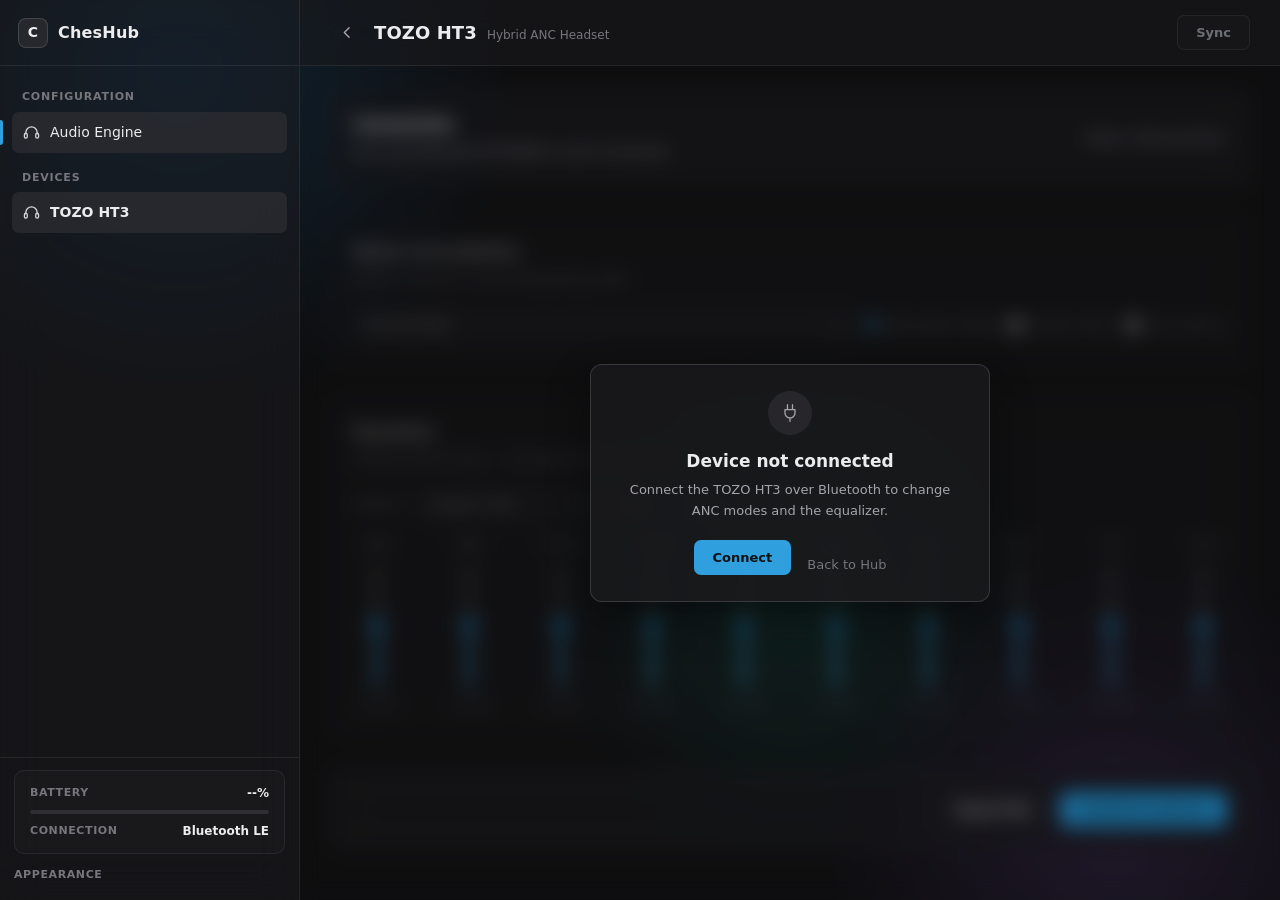
<file: devices/tozo-ht3/index.html>
<!DOCTYPE html>
<html lang="en">
<head>
  <meta charset="UTF-8">
  <meta name="viewport" content="width=device-width, initial-scale=1">
  <meta name="theme-color" content="#101012">
  <link rel="icon" href="data:image/svg+xml,%3Csvg xmlns='http://www.w3.org/2000/svg' viewBox='0 0 32 32'%3E%3Crect width='32' height='32' rx='9' fill='%232f9fdd'/%3E%3Ctext x='16' y='23' font-family='Segoe UI,Arial' font-size='19' font-weight='700' text-anchor='middle' fill='%230d1114'%3EC%3C/text%3E%3C/svg%3E">
  <title>ChesHub | TOZO HT3 Studio</title>
  <link rel="stylesheet" href="../../assets/css/base.css">
  <link rel="stylesheet" href="../../assets/css/studio.css">
  <link rel="stylesheet" href="device.css">
  <script src="../../assets/js/theme.js"></script>
</head>
<body data-device="tozo-ht3">

  <div class="ambient" aria-hidden="true">
    <span class="ambient-blob blob-a"></span>
    <span class="ambient-blob blob-b"></span>
    <span class="ambient-blob blob-c"></span>
  </div>
  <div class="wallpaper" id="wallpaper" aria-hidden="true"></div>

  <aside id="sidebar">
    <a class="sidebar-brand" href="../../index.html" title="Back to hub">
      <span class="brand-mark">C</span>
      <span class="brand-name">ChesHub</span>
    </a>

    <div class="nav-menu">
      <div class="nav-section-title">Configuration</div>
      <div class="nav-item active">
        <svg class="nav-icon" viewBox="0 0 24 24" aria-hidden="true"><path d="M4 14v-2a8 8 0 0116 0v2"/><rect x="2" y="13" width="4" height="7" rx="2"/><rect x="18" y="13" width="4" height="7" rx="2"/></svg>
        <span>Audio Engine</span>
      </div>

      <div class="nav-section-title">Devices</div>
      <div id="device-list"></div>
    </div>

    <div class="sidebar-footer">
      <div class="hud-card">
        <div class="hud-row">
          <span class="hud-label">Battery</span>
          <span id="hud-battery-text">--%</span>
        </div>
        <div class="battery-track"><div class="battery-fill" id="hud-battery-bar"></div></div>
        <div class="hud-row">
          <span class="hud-label">Connection</span>
          <span id="hud-mode">Bluetooth LE</span>
        </div>
      </div>
    </div>
  </aside>

  <div id="main-content">
    <header class="top-header">
      <div class="header-left">
        <button class="header-back" type="button" onclick="location.href='../../index.html'" title="Back to hub" aria-label="Back to hub">
          <svg viewBox="0 0 24 24" aria-hidden="true"><path d="M14 6l-6 6 6 6"/></svg>
        </button>
        <div class="header-titles">
          <span class="device-title">TOZO HT3</span>
          <span class="device-subtitle">Hybrid ANC Headset</span>
        </div>
      </div>
      <div class="header-actions">
        <button class="btn-ghost" id="btn-sync" type="button">Sync</button>
        <button class="btn-primary" id="btn-connect" type="button">Connect</button>
      </div>
    </header>

    <div class="scroll-area">
      <div class="studio-layout">
        <div class="panels-col">

          <div class="panel-section">
            <div class="row row-between">
              <div>
                <div class="section-title">Connection</div>
                <div class="section-desc" style="margin-bottom:0;">Pair over Bluetooth RFCOMM to send commands.</div>
              </div>
              <span id="statusLbl" class="status-text">Status: Disconnected.</span>
            </div>
          </div>

          <div class="panel-section" id="modesCard">
            <div class="section-title">Noise Cancellation</div>
            <div class="section-desc">Select a dynamic sound dampening mode.</div>

            <div class="row wrap">
              <select id="ancSelect" class="select-compact">
                <option value="0">Normal Mode</option>
                <option value="1">Noise Cancelling</option>
                <option value="2">Transparency</option>
                <option value="3">Reduce Wind Noise</option>
                <option value="4">Leisure Mode</option>
                <option value="5">Adaptive Mode</option>
              </select>
              <label class="mode-control"><input type="checkbox" id="rememberChk" checked> Remember Mode</label>
              <label class="mode-control"><input type="checkbox" id="spatialChk"> Spatial Audio</label>
              <label class="mode-control"><input type="checkbox" id="latencyChk"> Low Latency</label>
            </div>
          </div>

          <div class="panel-section" id="eqCard">
            <div class="section-title">Equalizer</div>
            <div class="section-desc">Onboard DSP tuning — ten-band vertical equalizer.</div>

            <div class="row wrap preset-row">
              <label class="inline-label" for="presetSelect">Preset</label>
              <select id="presetSelect" class="select-compact preset-select"></select>
              <button id="btnAddPreset" class="btn-ghost small" type="button">Add</button>
              <button id="btnSavePreset" class="btn-ghost small" type="button" disabled>Save</button>
              <button id="btnDelPreset" class="btn-ghost small" type="button" disabled>Delete</button>
            </div>

            <div class="sliders" id="slidersContainer"></div>
          </div>

          <div class="panel-section actions-row">
            <button class="btn-ghost" id="btnReset" type="button">Reset Flat</button>
            <button class="btn-primary" id="btnCommit" type="button">Commit to Device</button>
          </div>

        </div>
      </div>
    </div>

    <div class="lock-overlay" id="lock-overlay" hidden>
      <div class="lock-card">
        <div class="lock-icon">
          <svg viewBox="0 0 24 24" aria-hidden="true"><path d="M9 2v6M15 2v6M6 8h12v4a6 6 0 01-6 6 6 6 0 01-6-6V8zM12 18v4"/></svg>
        </div>
        <div class="lock-title">Device not connected</div>
        <p class="lock-text">Connect the TOZO HT3 over Bluetooth to change ANC modes and the equalizer.</p>
        <div class="lock-actions">
          <button class="btn-primary" id="btn-lock-connect" type="button">Connect</button>
          <a class="lock-link" href="../../index.html">Back to Hub</a>
        </div>
      </div>
    </div>
  </div>

  <div id="toast-container"></div>
  <script src="../../assets/js/devices.js"></script>
  <script src="../../assets/js/studio.js"></script>
  <script type="module" src="driver.js"></script>
</body>
</html>
</file>
<file: assets/css/base.css>
/* ChesHub — shared design tokens, backdrop and form controls */

:root {
  --bg: #101012;
  --bg-soft: rgba(23, 23, 26, 0.72);
  --sidebar: rgba(24, 24, 27, 0.68);
  --surface: rgba(28, 28, 31, 0.62);
  --surface-2: rgba(36, 36, 40, 0.66);
  --surface-3: rgba(46, 46, 51, 0.72);
  --border: rgba(255, 255, 255, 0.075);
  --border-strong: rgba(255, 255, 255, 0.14);
  --text: #ececee;
  --text-dim: #a4a4aa;
  --text-muted: #76767d;
  --accent: #2f9fdd;
  --accent-strong: #4bb0e6;
  --accent-soft: rgba(47, 159, 221, 0.12);
  --danger: #e05561;
  --radius-lg: 12px;
  --radius-md: 10px;
  --radius-sm: 7px;
  --shadow-lg: 0 18px 40px rgba(0, 0, 0, 0.4);
  --glass-blur: blur(22px) saturate(135%);
  --wp-a: #1e4a6b;
  --wp-b: #3b2a52;
  --wp-c: #184a45;
  --font: "Segoe UI", "Inter", system-ui, -apple-system, Roboto, "Helvetica Neue", Arial, sans-serif;
}

/* Built-in wallpaper palettes. */
:root[data-wp="aurora"], .wallpaper-swatch[data-preset="aurora"] { --wp-a: #1e4a6b; --wp-b: #3b2a52; --wp-c: #184a45; }
:root[data-wp="ocean"], .wallpaper-swatch[data-preset="ocean"] { --wp-a: #154a66; --wp-b: #1e3b5c; --wp-c: #123f4a; }
:root[data-wp="sunset"], .wallpaper-swatch[data-preset="sunset"] { --wp-a: #6e2f44; --wp-b: #4a2545; --wp-c: #6b4423; }
:root[data-wp="forest"], .wallpaper-swatch[data-preset="forest"] { --wp-a: #1c4a38; --wp-b: #233f4a; --wp-c: #3f4a1e; }
:root[data-wp="graphite"], .wallpaper-swatch[data-preset="graphite"] { --wp-a: #30353b; --wp-b: #383840; --wp-c: #242629; }

/* Accent palettes. */
:root[data-accent="azure"] { --accent: #2f9fdd; --accent-strong: #4bb0e6; --accent-soft: rgba(47, 159, 221, 0.12); }
:root[data-accent="violet"] { --accent: #8b5cf6; --accent-strong: #a78bfa; --accent-soft: rgba(139, 92, 246, 0.12); }
:root[data-accent="emerald"] { --accent: #1fae7a; --accent-strong: #34d399; --accent-soft: rgba(31, 174, 122, 0.12); }
:root[data-accent="amber"] { --accent: #d38f1f; --accent-strong: #eab308; --accent-soft: rgba(211, 143, 31, 0.12); }
:root[data-accent="rose"] { --accent: #e05588; --accent-strong: #f472b6; --accent-soft: rgba(224, 85, 136, 0.12); }
:root[data-accent="slate"] { --accent: #8b95a5; --accent-strong: #aab2c0; --accent-soft: rgba(139, 149, 165, 0.12); }

* { box-sizing: border-box; margin: 0; padding: 0; }

[hidden] { display: none !important; }

/* ------------------------------------------------------- backdrop layers */

.ambient {
  position: fixed;
  inset: 0;
  z-index: -2;
  overflow: hidden;
  background: var(--bg);
}

.ambient-blob {
  position: absolute;
  display: block;
  border-radius: 50%;
  opacity: 0.55;
  will-change: transform;
  transform: translateZ(0);
  backface-visibility: hidden;
}

.blob-a {
  width: 52vw;
  height: 52vw;
  left: -12vw;
  top: -18vw;
  background: radial-gradient(circle at 50% 45%, var(--wp-a), transparent 68%);
  animation: drift-a 34s ease-in-out infinite alternate;
}

.blob-b {
  width: 46vw;
  height: 46vw;
  right: -10vw;
  bottom: -16vw;
  background: radial-gradient(circle at 50% 55%, var(--wp-b), transparent 68%);
  animation: drift-b 42s ease-in-out infinite alternate;
}

.blob-c {
  width: 40vw;
  height: 40vw;
  left: 42vw;
  top: 38vh;
  background: radial-gradient(circle at 50% 50%, var(--wp-c), transparent 68%);
  animation: drift-c 50s ease-in-out infinite alternate;
}

:root.wp-static .ambient-blob { animation-play-state: paused; }

@keyframes drift-a {
  from { transform: translate3d(0, 0, 0) scale(1); }
  to { transform: translate3d(8vw, 6vh, 0) scale(1.15); }
}

@keyframes drift-b {
  from { transform: translate3d(0, 0, 0) scale(1.1); }
  to { transform: translate3d(-7vw, -5vh, 0) scale(1); }
}

@keyframes drift-c {
  from { transform: translate3d(0, 0, 0) scale(0.95); }
  to { transform: translate3d(-9vw, 7vh, 0) scale(1.2); }
}

.wallpaper {
  position: fixed;
  inset: 0;
  z-index: -1;
  display: none;
  background-image: var(--wallpaper-image, none);
  background-position: center;
  background-size: cover;
  background-repeat: no-repeat;
}

.wallpaper::after {
  content: "";
  position: absolute;
  inset: 0;
  background: rgba(9, 9, 11, 0.5);
}

:root.wp-image .wallpaper { display: block; }
:root.wp-image .ambient { display: none; }

:root.wp-image:not(.wp-static) .wallpaper {
  animation: wallpaper-pan 60s ease-in-out infinite alternate;
  will-change: transform;
}

@keyframes wallpaper-pan {
  from { transform: scale(1.06) translate3d(-1%, -1%, 0); }
  to { transform: scale(1.14) translate3d(1%, 1%, 0); }
}

@media (prefers-reduced-motion: reduce) {
  .ambient-blob,
  :root.wp-image:not(.wp-static) .wallpaper { animation: none; }
}

/* ---------------------------------------------------------------- base */

::selection { background: var(--accent-soft); }

::-webkit-scrollbar { width: 10px; height: 10px; }
::-webkit-scrollbar-track { background: transparent; }
::-webkit-scrollbar-thumb {
  background: #33333a;
  border: 2px solid transparent;
  border-radius: 999px;
  background-clip: padding-box;
}
::-webkit-scrollbar-thumb:hover { background: #44444c; background-clip: padding-box; }

body {
  background: var(--bg);
  color: var(--text);
  font-family: var(--font);
  font-size: 14px;
  line-height: 1.5;
  -webkit-font-smoothing: antialiased;
}

button, input, select, textarea { font-family: inherit; }
button { color: inherit; }
a { color: var(--accent); text-decoration: none; }
a:hover { text-decoration: underline; }

code {
  background: rgba(255, 255, 255, 0.06);
  border: 1px solid var(--border);
  border-radius: 4px;
  padding: 1px 5px;
  font-size: 12px;
  color: #a9c8dd;
}

.accent { color: var(--accent); }

:focus-visible { outline: 2px solid var(--accent); outline-offset: 2px; }

/* --------------------------------------------------------------- buttons */

.btn-primary,
.btn-ghost {
  display: inline-flex;
  align-items: center;
  justify-content: center;
  gap: 6px;
  padding: 10px 18px;
  border-radius: var(--radius-sm);
  font-size: 13px;
  font-weight: 600;
  line-height: 1;
  white-space: nowrap;
  cursor: pointer;
  transition: background 0.18s ease, border-color 0.18s ease, color 0.18s ease, transform 0.12s ease;
}

.btn-primary {
  background: var(--accent);
  color: #0d1114;
  border: 1px solid transparent;
}
.btn-primary:hover { background: var(--accent-strong); }
.btn-primary:active { transform: translateY(1px); }

.btn-ghost {
  background: var(--surface);
  color: #d8dee8;
  border: 1px solid var(--border-strong);
}
.btn-ghost:hover { background: var(--surface-3); border-color: var(--border-strong); color: var(--text); }
.btn-ghost:active { transform: translateY(1px); }

.btn-ghost.small,
.btn-primary.small { padding: 7px 11px; font-size: 12px; border-radius: 7px; }

button:disabled { opacity: 0.45; cursor: not-allowed; }

/* ------------------------------------------------------------ form bits */

.inline-label {
  font-size: 11px;
  font-weight: 600;
  letter-spacing: 0.8px;
  text-transform: uppercase;
  color: var(--text-muted);
}

.select-compact,
.input-compact {
  background: var(--surface-2);
  color: var(--text);
  border: 1px solid var(--border-strong);
  border-radius: var(--radius-sm);
  padding: 9px 11px;
  font-size: 13px;
  transition: border-color 0.18s ease;
}
.select-compact:focus,
.input-compact:focus {
  outline: none;
  border-color: var(--accent);
}
.select-compact { cursor: pointer; min-width: 76px; }

.select-compact,
.btn-anchor select {
  appearance: none;
  -webkit-appearance: none;
  background-image: url("data:image/svg+xml,%3Csvg xmlns='http://www.w3.org/2000/svg' width='12' height='8' viewBox='0 0 12 8'%3E%3Cpath d='M1 1l5 5 5-5' fill='none' stroke='%239aa4b4' stroke-width='1.6' stroke-linecap='round' stroke-linejoin='round'/%3E%3C/svg%3E");
  background-repeat: no-repeat;
  background-position: right 9px center;
  padding-right: 28px;
}

.form-row {
  display: flex;
  align-items: center;
  justify-content: space-between;
  gap: 20px;
  padding: 14px 0;
  border-bottom: 1px solid var(--border);
}
.form-row:last-of-type { border-bottom: none; }
.form-info { flex: 1; min-width: 0; }
.form-label { font-size: 14px; font-weight: 600; color: var(--text); }
.form-hint { margin-top: 2px; font-size: 12px; color: var(--text-muted); }

.toggle { position: relative; display: inline-block; width: 42px; height: 24px; flex: none; }
.toggle input { opacity: 0; width: 0; height: 0; }
.toggle .slider {
  position: absolute;
  inset: 0;
  background: #2a2f39;
  border-radius: 999px;
  cursor: pointer;
  transition: background 0.2s ease;
}
.toggle .slider::before {
  content: "";
  position: absolute;
  width: 18px;
  height: 18px;
  left: 3px;
  top: 3px;
  border-radius: 50%;
  background: #8b95a5;
  transition: transform 0.2s ease, background 0.2s ease;
}
.toggle input:checked + .slider { background: var(--accent); }
.toggle input:checked + .slider::before { transform: translateX(18px); background: #041017; }

.segmented {
  display: inline-flex;
  gap: 4px;
  padding: 4px;
  background: var(--surface-2);
  border: 1px solid var(--border);
  border-radius: 10px;
}

.seg-btn {
  padding: 8px 15px;
  background: transparent;
  border: none;
  border-radius: 7px;
  color: var(--text-dim);
  font-size: 13px;
  font-weight: 600;
  cursor: pointer;
  transition: background 0.18s ease, color 0.18s ease;
}
.seg-btn:hover { color: var(--text); }
.seg-btn.active { background: var(--accent); color: #0d1114; }

.slider-wrap { display: flex; align-items: center; gap: 12px; }

input[type="range"] {
  -webkit-appearance: none;
  appearance: none;
  flex: 1;
  height: 4px;
  background: #2e2e33;
  border-radius: 999px;
  cursor: pointer;
}
input[type="range"]::-webkit-slider-thumb {
  -webkit-appearance: none;
  appearance: none;
  width: 14px;
  height: 14px;
  border-radius: 50%;
  background: var(--accent);
  border: 2px solid var(--bg);
  box-shadow: 0 0 0 1px var(--accent);
}
input[type="range"]::-moz-range-thumb {
  width: 14px;
  height: 14px;
  border-radius: 50%;
  background: var(--accent);
  border: 2px solid var(--bg);
  box-shadow: 0 0 0 1px var(--accent);
}

.val-badge {
  min-width: 72px;
  padding: 5px 8px;
  background: var(--surface-2);
  border: 1px solid var(--border);
  border-radius: 6px;
  font-size: 13px;
  font-weight: 600;
  color: var(--text);
  text-align: right;
}

input[type="color"].color-chip {
  width: 32px;
  height: 32px;
  padding: 0;
  background: transparent;
  border: 1px solid var(--border-strong);
  border-radius: var(--radius-sm);
  cursor: pointer;
}
input[type="color"].color-chip::-webkit-color-swatch-wrapper { padding: 3px; }
input[type="color"].color-chip::-webkit-color-swatch { border: none; border-radius: 5px; }
input[type="color"].color-chip::-moz-color-swatch { border: none; border-radius: 5px; }

/* ------------------------------------------------------------------ toast */

#toast-container {
  position: fixed;
  right: 20px;
  bottom: 20px;
  z-index: 9999;
  display: flex;
  flex-direction: column;
  gap: 8px;
  pointer-events: none;
}

.toast {
  padding: 11px 14px;
  background: var(--surface-3);
  border: 1px solid var(--border-strong);
  border-left: 3px solid var(--accent);
  border-radius: var(--radius-sm);
  color: var(--text);
  font-size: 13px;
  box-shadow: 0 10px 24px rgba(0, 0, 0, 0.35);
  animation: toast-in 0.2s ease;
}

@keyframes toast-in {
  from { opacity: 0; transform: translateY(8px); }
  to { opacity: 1; transform: translateY(0); }
}

/* ------------------------------------------------------- browser support */

.support-gate {
  position: fixed;
  inset: 0;
  z-index: 10000;
  display: flex;
  align-items: center;
  justify-content: center;
  padding: 24px;
  background: rgba(9, 9, 11, 0.86);
  backdrop-filter: blur(10px);
  -webkit-backdrop-filter: blur(10px);
}

.support-card {
  width: min(420px, 100%);
  padding: 32px;
  text-align: center;
  background: rgba(28, 28, 31, 0.95);
  border: 1px solid var(--border-strong);
  border-radius: var(--radius-lg);
  box-shadow: var(--shadow-lg);
}

.support-title { margin-bottom: 8px; font-size: 18px; font-weight: 600; color: var(--text); }
.support-text { margin-bottom: 20px; font-size: 13px; line-height: 1.6; color: var(--text-dim); }
.support-card .btn-primary:hover { text-decoration: none; }

/* ------------------------------------------------------------- appearance */

.icon-btn {
  width: 36px;
  height: 36px;
  flex: none;
  display: grid;
  place-items: center;
  background: var(--surface);
  color: var(--text-dim);
  border: 1px solid var(--border-strong);
  border-radius: var(--radius-sm);
  cursor: pointer;
  transition: background 0.18s ease, color 0.18s ease, border-color 0.18s ease;
}
.icon-btn:hover { background: var(--surface-3); color: var(--text); }
.icon-btn svg {
  width: 18px;
  height: 18px;
  fill: none;
  stroke: currentColor;
  stroke-width: 1.6;
  stroke-linecap: round;
  stroke-linejoin: round;
}

.accent-grid { display: flex; flex-wrap: wrap; gap: 10px; }
.accent-swatch {
  width: 32px;
  height: 32px;
  padding: 0;
  border-radius: 50%;
  background: var(--swatch, var(--accent));
  border: 2px solid transparent;
  cursor: pointer;
  transition: border-color 0.18s ease, transform 0.18s ease;
}
.accent-swatch:hover { transform: scale(1.06); }
.accent-swatch.active { border-color: var(--text); }

.wallpaper-grid {
  display: grid;
  grid-template-columns: repeat(auto-fill, minmax(104px, 1fr));
  gap: 8px;
  margin-bottom: 16px;
}

.wallpaper-swatch {
  display: flex;
  flex-direction: column;
  gap: 7px;
  padding: 7px;
  background: var(--surface-2);
  border: 1px solid var(--border);
  border-radius: var(--radius-sm);
  font-size: 11px;
  color: var(--text-dim);
  text-align: left;
  cursor: pointer;
  transition: border-color 0.18s ease, color 0.18s ease;
}
.wallpaper-swatch:hover { border-color: var(--border-strong); }
.wallpaper-swatch.active { border-color: var(--accent); color: var(--text); }

.wallpaper-preview {
  height: 38px;
  border-radius: 4px;
  background: linear-gradient(135deg, var(--wp-a), var(--wp-b) 55%, var(--wp-c));
}

.wallpaper-actions { display: flex; flex-wrap: wrap; gap: 10px; }

.appearance-modal {
  position: fixed;
  inset: 0;
  z-index: 9000;
  display: flex;
  align-items: center;
  justify-content: center;
  padding: 24px;
  background: rgba(8, 8, 10, 0.6);
  backdrop-filter: blur(8px);
  -webkit-backdrop-filter: blur(8px);
}

.appearance-card {
  width: min(480px, 100%);
  max-height: min(84vh, 700px);
  overflow-y: auto;
  padding: 24px;
  background: rgba(28, 28, 31, 0.96);
  border: 1px solid var(--border-strong);
  border-radius: var(--radius-lg);
  box-shadow: var(--shadow-lg);
}

.appearance-head { display: flex; align-items: center; justify-content: space-between; margin-bottom: 20px; }
.appearance-title { font-size: 16px; font-weight: 600; color: var(--text); }
.appearance-close { padding: 0 4px; background: transparent; border: none; color: var(--text-muted); font-size: 22px; line-height: 1; cursor: pointer; }
.appearance-close:hover { color: var(--text); }
.appearance-section { margin-bottom: 22px; }
.appearance-label { margin-bottom: 10px; font-size: 11px; font-weight: 600; letter-spacing: 0.6px; text-transform: uppercase; color: var(--text-muted); }
</file>
<file: assets/css/hub.css>
/* ChesHub — hub page layout */

body { min-height: 100vh; }

.hub-container {
  position: relative;
  width: 100%;
  max-width: 900px;
  margin: 0 auto;
  padding: 44px 28px 64px;
}

.hub-header {
  display: flex;
  align-items: center;
  justify-content: space-between;
  gap: 20px;
  padding-bottom: 24px;
  border-bottom: 1px solid var(--border);
}

.hub-brand { display: flex; align-items: center; gap: 12px; }

.brand-mark {
  width: 36px;
  height: 36px;
  flex: none;
  display: grid;
  place-items: center;
  border-radius: 8px;
  background: var(--surface-3);
  border: 1px solid var(--border-strong);
  font-size: 16px;
  font-weight: 600;
  color: var(--text);
}

.brand-name { font-size: 18px; font-weight: 600; color: var(--text); }
.subtitle { font-size: 12px; color: var(--text-muted); }

.header-actions { display: flex; flex-wrap: wrap; gap: 10px; }

.devices-grid {
  display: flex;
  flex-wrap: wrap;
  justify-content: center;
  align-items: stretch;
  gap: 22px;
  margin-top: 36px;
}

.device-card {
  width: min(360px, 100%);
  display: flex;
  flex-direction: column;
  gap: 14px;
  padding: 16px;
  background: var(--surface);
  backdrop-filter: var(--glass-blur);
  -webkit-backdrop-filter: var(--glass-blur);
  border: 1px solid var(--border);
  border-radius: var(--radius-lg);
  cursor: pointer;
  transition: border-color 0.18s ease, background 0.18s ease, transform 0.18s ease;
}

.device-card:hover,
.device-card:focus-visible {
  border-color: var(--border-strong);
  background: rgba(38, 38, 42, 0.7);
  transform: translateY(-2px);
}

.card-name {
  padding: 0 4px 4px;
  font-size: 18px;
  font-weight: 600;
  text-align: center;
  color: var(--text);
}

.device-art {
  position: relative;
  height: 280px;
  margin: 0;
  display: grid;
  place-items: center;
  border: 1px solid var(--border);
  border-radius: 8px;
  overflow: hidden;
  background:
    radial-gradient(60% 70% at 50% 40%, var(--accent-soft), transparent 72%),
    rgba(255, 255, 255, 0.03);
}

.device-indicators {
  position: absolute;
  top: 8px;
  right: 8px;
  display: flex;
  flex-direction: column;
  align-items: flex-end;
  gap: 5px;
}

.indicator {
  padding: 3px 8px;
  border-radius: 999px;
  background: rgba(10, 10, 12, 0.72);
  border: 1px solid var(--border);
  backdrop-filter: blur(8px);
  -webkit-backdrop-filter: blur(8px);
  font-size: 10px;
  font-weight: 600;
  letter-spacing: 0.3px;
  color: var(--text-dim);
}

.indicator.battery-low { color: var(--danger); border-color: rgba(224, 85, 97, 0.4); }

.device-art img {
  max-width: 100%;
  max-height: 258px;
  object-fit: contain;
  filter: drop-shadow(0 12px 22px rgba(0, 0, 0, 0.45));
  transition: transform 0.25s ease;
}

.device-card:hover .device-art img { transform: scale(1.04); }

.device-glyph {
  width: 96px;
  height: 96px;
  fill: none;
  stroke: var(--text-muted);
  stroke-width: 1.1;
  stroke-linecap: round;
  stroke-linejoin: round;
}

.hub-more { display: flex; justify-content: center; margin-top: 18px; }

.hub-loading {
  width: min(360px, 100%);
  min-height: 356px;
  display: flex;
  align-items: center;
  justify-content: center;
  border: 1px dashed var(--border);
  border-radius: var(--radius-lg);
  color: var(--text-muted);
  font-size: 13px;
}

.empty-state {
  width: 100%;
  min-height: 356px;
  padding: 64px 24px;
  display: flex;
  flex-direction: column;
  align-items: center;
  justify-content: center;
  border: 1px dashed var(--border-strong);
  border-radius: var(--radius-lg);
  color: var(--text-muted);
  text-align: center;
}

.empty-icon {
  width: 50px;
  height: 50px;
  margin-bottom: 14px;
  fill: none;
  stroke: var(--text-muted);
  stroke-width: 1.2;
  stroke-linecap: round;
  stroke-linejoin: round;
}

.empty-title { font-size: 17px; font-weight: 600; color: var(--text-dim); }
.empty-text { margin-top: 4px; font-size: 13px; line-height: 1.6; }
.empty-text strong { color: var(--text-dim); font-weight: 600; }

.scan-result {
  margin-top: 16px;
  padding: 12px 14px;
  background: rgba(11, 13, 17, 0.72);
  border: 1px solid var(--border);
  border-left: 3px solid var(--accent);
  border-radius: var(--radius-sm);
  font-family: ui-monospace, SFMono-Regular, Consolas, "Liberation Mono", monospace;
  font-size: 11px;
  line-height: 1.6;
  color: var(--text-dim);
  text-align: left;
  white-space: pre-wrap;
  overflow-x: auto;
}

/* ----------------------------------------------------------------- modal */

.modal-overlay {
  position: fixed;
  inset: 0;
  z-index: 1000;
  display: flex;
  align-items: center;
  justify-content: center;
  padding: 20px;
  background: rgba(8, 8, 10, 0.6);
  backdrop-filter: blur(6px);
  -webkit-backdrop-filter: blur(6px);
}

.modal-card {
  width: min(340px, 100%);
  padding: 24px;
  background: rgba(28, 28, 31, 0.92);
  border: 1px solid var(--border-strong);
  border-radius: var(--radius-lg);
  backdrop-filter: var(--glass-blur);
  -webkit-backdrop-filter: var(--glass-blur);
}

.modal-title {
  margin-bottom: 16px;
  font-size: 16px;
  font-weight: 600;
  color: var(--text);
  text-align: center;
}

.modal-card .btn-primary,
.modal-card .btn-ghost { width: 100%; margin-top: 8px; }

/* ------------------------------------------------------------ responsive */

@media (max-width: 720px) {
  .hub-container { padding: 28px 18px 48px; }
  .hub-header { flex-direction: column; align-items: flex-start; }
  .header-actions { width: 100%; }
  .header-actions .btn-primary,
  .header-actions .btn-ghost { flex: 1; }
  .device-card { width: 100%; }
  .device-art { height: 230px; }
  .device-art img { max-height: 212px; }
  .hub-loading { min-height: 300px; }
  .empty-state { min-height: 300px; }
}
</file>
<file: assets/css/studio.css>
/* ChesHub — shared studio shell (sidebar, header, panels, lock screen) */

body {
  display: flex;
  height: 100vh;
  overflow: hidden;
}

/* --------------------------------------------------------------- sidebar */

#sidebar {
  width: 300px;
  flex: none;
  height: 100%;
  display: flex;
  flex-direction: column;
  background: var(--sidebar);
  backdrop-filter: var(--glass-blur);
  -webkit-backdrop-filter: var(--glass-blur);
  border-right: 1px solid var(--border);
  z-index: 30;
}

.sidebar-brand {
  display: flex;
  align-items: center;
  gap: 10px;
  height: 66px;
  padding: 0 18px;
  border-bottom: 1px solid var(--border);
  text-decoration: none;
  cursor: pointer;
  user-select: none;
}
.sidebar-brand:hover { text-decoration: none; }

.brand-mark {
  width: 30px;
  height: 30px;
  border-radius: 8px;
  background: var(--surface-3);
  border: 1px solid var(--border-strong);
  color: var(--text);
  display: grid;
  place-items: center;
  font-size: 14px;
  font-weight: 600;
}

.brand-name {
  font-size: 16px;
  font-weight: 600;
  letter-spacing: 0.2px;
  color: var(--text);
}

.nav-menu {
  flex: 1;
  overflow-y: auto;
  padding: 6px 12px 16px;
}

.nav-section-title {
  font-size: 11px;
  font-weight: 600;
  text-transform: uppercase;
  letter-spacing: 0.8px;
  color: var(--text-muted);
  padding: 17px 10px 6px;
}

.nav-item {
  position: relative;
  display: flex;
  align-items: center;
  gap: 10px;
  padding: 10px 11px;
  border-radius: var(--radius-sm);
  color: #aab2c0;
  font-size: 14px;
  font-weight: 500;
  text-decoration: none;
  cursor: pointer;
  user-select: none;
  transition: background 0.18s ease, color 0.18s ease;
}
.nav-item:hover { background: rgba(255, 255, 255, 0.04); color: var(--text); text-decoration: none; }
.nav-item.active { background: var(--surface-3); color: var(--text); }
.nav-item.current { background: var(--surface-3); color: var(--text); font-weight: 600; }
.nav-item.active::before {
  content: "";
  position: absolute;
  left: -12px;
  top: 8px;
  bottom: 8px;
  width: 3px;
  border-radius: 0 3px 3px 0;
  background: var(--accent);
}

.nav-icon {
  width: 17px;
  height: 17px;
  flex: none;
  fill: none;
  stroke: currentColor;
  stroke-width: 1.8;
  stroke-linecap: round;
  stroke-linejoin: round;
  opacity: 0.9;
}

.sidebar-footer {
  padding: 12px 14px 15px;
  border-top: 1px solid var(--border);
}

.hud-card {
  display: flex;
  flex-direction: column;
  gap: 8px;
  background: var(--surface);
  border: 1px solid var(--border);
  border-radius: var(--radius-md);
  padding: 13px 15px;
  font-size: 12px;
}

.hud-row { display: flex; align-items: center; justify-content: space-between; gap: 10px; }
.hud-label { font-size: 11px; font-weight: 600; letter-spacing: 0.6px; text-transform: uppercase; color: var(--text-muted); }
#hud-battery-text, #hud-mode { font-size: 12px; font-weight: 600; color: var(--text); }

.battery-track { width: 100%; height: 4px; border-radius: 999px; background: #2e2e33; overflow: hidden; }
.battery-fill { height: 100%; width: 0; border-radius: 999px; background: var(--accent); transition: width 0.3s ease, background 0.3s ease; }

.advanced-link {
  display: block;
  width: 100%;
  margin-top: 10px;
  padding: 4px 0;
  background: transparent;
  border: none;
  color: var(--text-muted);
  font-size: 11px;
  font-weight: 600;
  letter-spacing: 0.6px;
  text-transform: uppercase;
  text-align: left;
  cursor: pointer;
}
.advanced-link:hover { color: var(--text-dim); }

.nav-more {
  display: block;
  width: 100%;
  margin-top: 2px;
  padding: 7px 10px;
  background: transparent;
  border: none;
  border-radius: var(--radius-sm);
  color: var(--text-muted);
  font-size: 12px;
  font-weight: 600;
  text-align: left;
  cursor: pointer;
}
.nav-more:hover { background: rgba(255, 255, 255, 0.04); color: var(--text-dim); }

/* ----------------------------------------------------------------- shell */

#main-content {
  position: relative;
  flex: 1;
  min-width: 0;
  height: 100%;
  display: flex;
  flex-direction: column;
  background: transparent;
  overflow: hidden;
}

.top-header {
  height: 66px;
  flex: none;
  display: flex;
  align-items: center;
  justify-content: space-between;
  padding: 0 30px;
  border-bottom: 1px solid var(--border);
  background: var(--bg-soft);
  backdrop-filter: blur(20px) saturate(130%);
  -webkit-backdrop-filter: blur(20px) saturate(130%);
  z-index: 20;
}

.header-left { display: flex; align-items: center; gap: 10px; }
.header-titles { display: flex; align-items: baseline; gap: 10px; }
.device-title { font-size: 18px; font-weight: 600; letter-spacing: 0.1px; color: var(--text); }
.device-subtitle { font-size: 12px; color: var(--text-muted); }

.header-back {
  width: 34px;
  height: 34px;
  flex: none;
  display: grid;
  place-items: center;
  background: transparent;
  border: 1px solid transparent;
  border-radius: var(--radius-sm);
  color: var(--text-dim);
  cursor: pointer;
  transition: background 0.18s ease, border-color 0.18s ease, color 0.18s ease;
}
.header-back:hover { background: var(--surface-2); border-color: var(--border); color: var(--text); }
.header-back svg {
  width: 19px;
  height: 19px;
  fill: none;
  stroke: currentColor;
  stroke-width: 1.8;
  stroke-linecap: round;
  stroke-linejoin: round;
}
.header-actions { display: flex; align-items: center; gap: 10px; }

/* ---------------------------------------------------------------- layout */

.scroll-area { flex: 1; overflow-y: auto; padding: 24px 30px 42px; }

.studio-layout {
  display: grid;
  grid-template-columns: minmax(560px, 1.12fr) minmax(390px, 0.88fr);
  gap: 20px;
  align-items: start;
  width: 100%;
  max-width: 1460px;
  margin: 0 auto;
}

.panels-col { display: flex; flex-direction: column; gap: 16px; width: 100%; min-width: 0; }

.visualizer-col {
  position: sticky;
  top: 0;
  display: flex;
  flex-direction: column;
  align-items: center;
  width: 100%;
  padding: 16px 16px 18px;
  background: var(--surface);
  backdrop-filter: var(--glass-blur);
  -webkit-backdrop-filter: var(--glass-blur);
  border: 1px solid var(--border);
  border-radius: var(--radius-lg);
  overflow: hidden;
}

/* ---------------------------------------------------------- stage pieces */

.btn-anchor {
  position: absolute;
  z-index: 12;
  display: flex;
  flex-direction: column;
  gap: 5px;
  width: 150px;
  padding: 7px 9px;
  background: var(--surface-2);
  backdrop-filter: blur(16px) saturate(125%);
  -webkit-backdrop-filter: blur(16px) saturate(125%);
  border: 1px solid var(--border-strong);
  border-radius: var(--radius-sm);
  transition: border-color 0.18s ease;
}
.btn-anchor:hover,
.btn-anchor:focus-within {
  border-color: var(--accent);
}

.btn-anchor-label {
  font-size: 10px;
  font-weight: 600;
  color: var(--text-dim);
  white-space: nowrap;
  overflow: hidden;
  text-overflow: ellipsis;
}

.btn-anchor select {
  width: 100%;
  padding: 5px 6px;
  background: #0d1014;
  color: var(--text);
  border: 1px solid var(--border);
  border-radius: 6px;
  font-size: 11px;
  cursor: pointer;
}
.btn-anchor select:focus { outline: none; border-color: var(--accent); }

.stage-caption { display: flex; flex-wrap: wrap; justify-content: center; gap: 8px; margin-top: 14px; }

.caption-tag {
  padding: 5px 10px;
  background: var(--surface-2);
  border: 1px solid var(--border);
  border-radius: 6px;
  font-size: 11px;
  font-weight: 600;
  color: var(--text-muted);
}
.caption-tag[onclick] { cursor: pointer; transition: border-color 0.18s ease, color 0.18s ease; }
.caption-tag[onclick]:hover { border-color: var(--accent); color: var(--text); }

/* ----------------------------------------------------------------- cards */

.tab-panel { display: none; }
.tab-panel.active { display: block; animation: panelIn 0.2s ease; }

@keyframes panelIn {
  from { opacity: 0; transform: translateY(4px); }
  to { opacity: 1; transform: translateY(0); }
}

.panel-section {
  background: var(--surface);
  backdrop-filter: var(--glass-blur);
  -webkit-backdrop-filter: var(--glass-blur);
  border: 1px solid var(--border);
  border-radius: var(--radius-lg);
  padding: 22px;
  margin-bottom: 16px;
}
.tab-panel .panel-section:last-child { margin-bottom: 0; }

.section-title { font-size: 16px; font-weight: 600; color: var(--text); margin-bottom: 5px; }
.section-desc { font-size: 13px; line-height: 1.55; color: var(--text-dim); margin-bottom: 18px; }
.section-actions { display: flex; flex-wrap: wrap; gap: 10px; margin-top: 18px; }

.section-note {
  margin-top: 16px;
  padding-left: 10px;
  border-left: 2px solid var(--border);
  font-size: 11px;
  line-height: 1.6;
  color: var(--text-muted);
}

.danger-zone { border-color: rgba(224, 85, 97, 0.3); background: rgba(224, 85, 97, 0.035); }

/* ------------------------------------------------------------- lock screen */

.lock-overlay {
  position: absolute;
  top: 66px;
  left: 0;
  right: 0;
  bottom: 0;
  z-index: 25;
  display: flex;
  align-items: center;
  justify-content: center;
  padding: 24px;
  background: rgba(12, 12, 14, 0.34);
  backdrop-filter: blur(10px) saturate(115%);
  -webkit-backdrop-filter: blur(10px) saturate(115%);
  animation: fadeIn 0.18s ease;
}

@keyframes fadeIn {
  from { opacity: 0; }
  to { opacity: 1; }
}

.lock-card {
  width: min(400px, 100%);
  padding: 26px 28px;
  text-align: center;
  background: rgba(26, 26, 29, 0.86);
  border: 1px solid var(--border-strong);
  border-radius: var(--radius-lg);
  box-shadow: var(--shadow-lg);
}

.lock-icon {
  width: 44px;
  height: 44px;
  margin: 0 auto 14px;
  border-radius: 50%;
  background: var(--surface-3);
  display: grid;
  place-items: center;
}

.lock-icon svg {
  width: 20px;
  height: 20px;
  fill: none;
  stroke: var(--text-dim);
  stroke-width: 1.6;
  stroke-linecap: round;
  stroke-linejoin: round;
}

.lock-title { font-size: 17px; font-weight: 600; color: var(--text); }
.lock-text { margin: 6px 0 18px; font-size: 13px; line-height: 1.6; color: var(--text-dim); }
.lock-actions { display: flex; align-items: center; justify-content: center; gap: 16px; }
.lock-link { display: inline-block; margin-top: 14px; font-size: 13px; color: var(--text-muted); }
.lock-link:hover { color: var(--text-dim); }

body.busy { cursor: progress; }
body.busy .btn-primary { opacity: 0.55; pointer-events: none; }

/* ------------------------------------------------------------ responsive */

@media (max-width: 1500px) {
  .studio-layout { grid-template-columns: 1fr; }
  .visualizer-col { position: static; }
}

@media (max-width: 980px) {
  #sidebar { width: 250px; }
  .scroll-area { padding: 20px 20px 34px; }
  .top-header { padding: 0 20px; }
}

@media (max-width: 860px) {
  body { flex-direction: column; height: auto; overflow: auto; }
  #sidebar { width: 100%; height: auto; }
  .sidebar-brand { height: 56px; }
  .sidebar-footer { display: none; }
  .nav-menu { display: flex; gap: 4px; overflow-x: auto; padding: 8px 12px; }
  .nav-section-title { display: none; }
  .nav-item { white-space: nowrap; }
  .nav-item.active::before { display: none; }
  .nav-item.active { background: transparent; }
  #main-content { height: auto; overflow: visible; }
  .lock-overlay { position: fixed; inset: 0; z-index: 40; }
  .scroll-area { overflow: visible; }
  .top-header { position: sticky; top: 0; }
  .header-actions .btn-ghost { display: none; }
}

@media (max-width: 620px) {
  .panel-section { padding: 18px; }
}
</file>
<file: devices/ajazz-aj139/device.css>
/* AJAZZ AJ139 V2 MC — device-specific layout and lighting preview */

/* --------------------------------------------------------------- visualiser */

.mouse-stage {
  position: relative;
  width: 460px;
  height: 460px;
  margin: 0 80px;
  flex: none;
}

.mouse-img {
  position: absolute;
  inset: 0;
  width: 460px;
  height: 460px;
  object-fit: contain;
  z-index: 3;
  filter: drop-shadow(0 12px 22px rgba(0, 0, 0, 0.45));
}

.dpi-slit-led {
  position: absolute;
  top: 60px;
  left: 221.5px;
  width: 14px;
  height: 5px;
  border-radius: 3px;
  background-color: var(--dpi-glow, var(--accent));
  z-index: 10;
  border: 1px solid rgba(0, 0, 0, 0.9);
  box-shadow: 0 0 6px var(--dpi-glow, var(--accent));
  transition: background-color 0.2s ease, box-shadow 0.2s ease;
}

/* Side diffusers preview the real lighting effect. */
.side-diffuser {
  position: absolute;
  top: 102px;
  width: 28px;
  height: 185px;
  border-radius: 24px;
  z-index: 2;
  pointer-events: none;
  filter: blur(12px);
  opacity: 0.95;
  transition: opacity 0.3s;
  transform-origin: top center;
}
.side-diffuser.left { left: 124px; transform: rotate(2deg); }
.side-diffuser.right { right: 124px; transform: rotate(-2deg); }

.glow-wave { background: linear-gradient(180deg, #ff0044, #cc00ff, #0055ff, #00ff55, #ffaa00, #ff0044); background-size: 100% 300%; animation: animWaveRev 6.5s linear infinite; }
@keyframes animWaveRev { 0% { background-position: 0% 300%; } 100% { background-position: 0% 0%; } }

.glow-neon { background: #ff0033; animation: animNeonCycle 6.5s linear infinite; }
@keyframes animNeonCycle { 0% { background-color: #ff0033; filter: blur(12px) drop-shadow(0 0 14px #ff0033); } 17% { background-color: #ff7700; filter: blur(12px) drop-shadow(0 0 14px #ff7700); } 33% { background-color: #ffee00; filter: blur(12px) drop-shadow(0 0 14px #ffee00); } 50% { background-color: #00ff55; filter: blur(12px) drop-shadow(0 0 14px #00ff55); } 67% { background-color: #0088ff; filter: blur(12px) drop-shadow(0 0 14px #0088ff); } 83% { background-color: #ee00ff; filter: blur(12px) drop-shadow(0 0 14px #ee00ff); } 100% { background-color: #ff0033; filter: blur(12px) drop-shadow(0 0 14px #ff0033); } }

.glow-chaser { background: repeating-linear-gradient(180deg, #ff0044 0px, #ff0044 14px, transparent 14px, transparent 24px, #00ff55 24px, #00ff55 38px, transparent 38px, transparent 48px, #ffee00 48px, #ffee00 62px, transparent 62px, transparent 72px, #00f0ff 72px, #00f0ff 86px, transparent 86px, transparent 96px); background-size: 100% 200%; animation: animChaserBounceFast 2.2s ease-in-out infinite, animChaserHueFast 0.5s linear infinite; }
@keyframes animChaserBounceFast { 0% { background-position: 0% 0%; } 50% { background-position: 0% 100%; } 100% { background-position: 0% 0%; } }
@keyframes animChaserHueFast { 0% { filter: blur(11px) hue-rotate(0deg); } 100% { filter: blur(11px) hue-rotate(360deg); } }

.glow-yoyo { background: linear-gradient(180deg, #00f0ff 0%, #00f0ff 80%, transparent 100%); background-size: 100% 200%; animation: animYoYoWipeFast 0.65s linear infinite, animYoYoHueFast 2.6s steps(4) infinite; }
@keyframes animYoYoWipeFast { 0% { background-position: 0% 100%; opacity: 0.2; } 20% { opacity: 1; } 100% { background-position: 0% -100%; opacity: 0.95; } }
@keyframes animYoYoHueFast { 0% { filter: blur(12px) hue-rotate(0deg); } 25% { filter: blur(12px) hue-rotate(90deg); } 50% { filter: blur(12px) hue-rotate(180deg); } 75% { filter: blur(12px) hue-rotate(270deg); } 100% { filter: blur(12px) hue-rotate(360deg); } }

.glow-flow {
  background: #ff0044;
  transform-origin: top center;
  animation: animFlowScale 0.95s cubic-bezier(0.2, 0.9, 0.3, 1) infinite, animFlowHueCycle 3.8s steps(4) infinite;
}
@keyframes animFlowScale {
  0% { transform: scaleY(0); opacity: 0; }
  12% { transform: scaleY(0.25); opacity: 1; }
  28% { transform: scaleY(0.5); opacity: 1; }
  48% { transform: scaleY(0.75); opacity: 1; }
  68% { transform: scaleY(1); opacity: 1; }
  88% { transform: scaleY(1); opacity: 1; }
  98% { transform: scaleY(1); opacity: 0; }
  100% { transform: scaleY(0); opacity: 0; }
}
@keyframes animFlowHueCycle { 0% { filter: blur(12px) hue-rotate(0deg); } 25% { filter: blur(12px) hue-rotate(90deg); } 50% { filter: blur(12px) hue-rotate(180deg); } 75% { filter: blur(12px) hue-rotate(270deg); } 100% { filter: blur(12px) hue-rotate(360deg); } }

.glow-breathing { animation: animColorBreathingSuperSlow 28s ease-in-out infinite; }
@keyframes animColorBreathingSuperSlow { 0%, 20%, 40%, 60%, 80%, 100% { opacity: 0.05; filter: blur(4px); } 10% { opacity: 0.95; background-color: #ff0044; filter: blur(14px) drop-shadow(0 0 18px #ff0044); } 30% { opacity: 0.95; background-color: #00f0ff; filter: blur(14px) drop-shadow(0 0 18px #00f0ff); } 50% { opacity: 0.95; background-color: #ffee00; filter: blur(14px) drop-shadow(0 0 18px #ffee00); } 70% { opacity: 0.95; background-color: #00ff55; filter: blur(14px) drop-shadow(0 0 18px #00ff55); } 90% { opacity: 0.95; background-color: #ee00ff; filter: blur(14px) drop-shadow(0 0 18px #ee00ff); } }

.glow-off { display: none !important; }

#anchor-0 { top: 75px; left: -65px; }
#anchor-1 { top: 75px; right: -65px; }
#anchor-2 { top: 140px; right: -75px; }
#anchor-3 { top: 235px; left: -75px; }
#anchor-4 { top: 165px; left: -75px; }
#anchor-5 { top: 205px; right: -75px; }

/* ------------------------------------------------------------------ cards */

.rgb-grid {
  display: grid;
  grid-template-columns: repeat(auto-fill, minmax(220px, 1fr));
  gap: 10px;
}

.rgb-card {
  padding: 14px;
  background: var(--surface-2);
  border: 1px solid var(--border);
  border-radius: var(--radius-md);
  display: flex;
  flex-direction: column;
  gap: 8px;
  cursor: pointer;
  transition: border-color 0.18s ease, background 0.18s ease;
}
.rgb-card:hover { background: var(--surface-3); border-color: var(--border-strong); }
.rgb-card.active { border-color: var(--accent); background: var(--accent-soft); }

.rgb-preview { height: 5px; width: 100%; border-radius: 2px; }
.rgb-name { font-size: 14px; font-weight: 600; color: var(--text); }
.rgb-desc { font-size: 12px; color: var(--text-muted); }

/* -------------------------------------------------------------- DPI stages */

.dpi-stage-pick {
  display: flex;
  align-items: center;
  gap: 10px;
  width: 150px;
  cursor: pointer;
}

.dpi-stage-dot {
  width: 12px;
  height: 12px;
  flex: none;
  border-radius: 50%;
  border: 1px solid rgba(255, 255, 255, 0.22);
}

.dpi-stage-name { font-size: 14px; font-weight: 600; color: var(--text); }

/* ------------------------------------------------------------ responsive */

@media (max-width: 860px) {
  .mouse-stage { margin: 0 auto; transform: scale(0.82); transform-origin: top center; margin-bottom: -86px; }
  .rgb-grid { grid-template-columns: repeat(2, minmax(0, 1fr)); }
}

@media (max-width: 620px) {
  .mouse-stage { transform: scale(0.64); margin-bottom: -172px; }
  .rgb-grid { grid-template-columns: 1fr; }
  .dpi-stage-pick { width: 120px; }
}
</file>
<file: devices/ilovbee-b75/device.css>
/* iLovbee B75 — keyboard stage, lighting cards, key editor and macros. */

/* -------------------------------------------------------------- layout */

.studio-layout.kb-layout {
  grid-template-columns: minmax(0, 1.25fr) minmax(360px, 0.75fr);
}

.kb-stage {
  width: 100%;
  padding: 18px 8px 6px;
}

/* Line-art keyboard. Key rectangles come from the vendor's 879 x 399 layout;
   the case is an SVG drawn underneath. */
.kb-board {
  --line: color-mix(in srgb, var(--text) 62%, transparent);
  --line-soft: color-mix(in srgb, var(--text) 26%, transparent);
  position: relative;
  width: 100%;
  aspect-ratio: 879 / 399;
  container-type: inline-size;
}

.kb-art {
  position: absolute;
  inset: 0;
  width: 100%;
  height: 100%;
  overflow: visible;
  pointer-events: none;
}
.kb-art rect, .kb-art line { fill: none; vector-effect: non-scaling-stroke; }
.art-shell { stroke: var(--line); stroke-width: 1.6; filter: drop-shadow(0 14px 26px rgba(0, 0, 0, 0.35)); }
.art-bezel { stroke: var(--line-soft); stroke-width: 1; }
.art-well { stroke: var(--line-soft); stroke-width: 1; fill: rgba(255, 255, 255, 0.015) !important; }
.art-badge rect { stroke: var(--line); stroke-width: 1.2; fill: color-mix(in srgb, var(--text) 8%, transparent) !important; }
.art-badge text {
  fill: var(--line);
  font: 700 10.5px "Segoe UI", system-ui, sans-serif;
  letter-spacing: 0.3px;
}

.kb-key {
  --kc: transparent;
  position: absolute;
  display: flex;
  padding: 0;
  overflow: hidden;
  border: 1.4px solid var(--line);
  border-radius: 9px;
  background: linear-gradient(180deg, rgba(255, 255, 255, 0.035), rgba(0, 0, 0, 0.18));
  color: var(--text-dim);
  font-size: clamp(6px, 1.05cqw, 10px);
  font-weight: 600;
  line-height: 1;
  cursor: pointer;
  transition: border-color 0.15s ease, transform 0.08s ease;
}
/* Keycap top surface: a dished face set in from the skirt, deeper at the
   front edge like a real sculpted cap. */
.kb-key::before {
  content: "";
  position: absolute;
  inset: 7% 9% 17%;
  border: 1px solid var(--line-soft);
  border-radius: 7px;
  background: linear-gradient(180deg, rgba(255, 255, 255, 0.05), rgba(255, 255, 255, 0.01));
  pointer-events: none;
}
/* Legend sits centred on the keycap top (the ::before surface) and never
   leaves it. */
.kb-key span {
  position: absolute;
  inset: 7% 9% 17%;
  display: flex;
  align-items: center;
  justify-content: center;
  padding: 0 2px;
  font-size: clamp(6px, 1.25cqw, 13px);
  letter-spacing: -0.2px;
  white-space: nowrap;
  overflow: hidden;
  text-overflow: clip;
}
.kb-key:hover { border-color: var(--text); color: var(--text); }
.kb-key:active { transform: translateY(1px); }

/* --kc is set every frame by the lighting preview (colour + intensity as
   alpha). Light bleeds out between the caps, like the real underglow. */
.kb-key.lit {
  border-color: color-mix(in srgb, var(--kc) 70%, var(--line));
  box-shadow: 0 0 11px 0 var(--kc), inset 0 0 9px -3px var(--kc);
  color: var(--text);
}

.kb-key.knob {
  align-items: center;
  justify-content: center;
  border-radius: 50%;
  font-size: clamp(7px, 1.2cqw, 12px);
}
.kb-key.knob { background: radial-gradient(circle at 50% 40%, rgba(255, 255, 255, 0.06), rgba(0, 0, 0, 0.2)); }
.kb-key.knob::before { inset: 10%; border-radius: 50%; background: none; }
.kb-key.knob span { inset: 3px; }
/* The press target of the top-right knob gets knurled edges. */
.kb-board.layout-knob .kb-key[data-key="82"]::before {
  inset: 4px;
  border: 1px dashed var(--line-soft);
}
.kb-board.layout-knob .kb-key[data-key="82"]::after {
  content: "";
  position: absolute;
  top: 18%;
  left: 50%;
  width: 1.5px;
  height: 22%;
  margin-left: -0.75px;
  border-radius: 1px;
  background: var(--line);
}
.kb-board.layout-knob .kb-key[data-key="83"],
.kb-board.layout-knob .kb-key[data-key="84"] { border-style: dashed; }

.layout-label { align-self: center; font-size: 11px; font-weight: 600; color: var(--text-muted); text-transform: uppercase; letter-spacing: 0.6px; }
.small-seg .seg-btn { padding: 5px 11px; font-size: 12px; }

.kb-key.remapped::after {
  content: "";
  position: absolute;
  top: 3px;
  right: 3px;
  width: 5px;
  height: 5px;
  border-radius: 50%;
  background: var(--accent);
}

.kb-key.selected {
  border-color: var(--accent);
  color: var(--text);
  outline: 2px solid var(--accent-soft);
  outline-offset: 1px;
}

/* ------------------------------------------------------------ lighting */

.fx-grid {
  display: grid;
  grid-template-columns: repeat(auto-fill, minmax(150px, 1fr));
  gap: 8px;
}

.fx-card {
  display: flex;
  flex-direction: column;
  align-items: flex-start;
  gap: 4px;
  padding: 11px 12px;
  background: var(--surface-2);
  border: 1px solid var(--border);
  border-radius: var(--radius-md);
  color: var(--text);
  text-align: left;
  cursor: pointer;
  transition: border-color 0.18s ease, background 0.18s ease;
}
.fx-card:hover { background: var(--surface-3); border-color: var(--border-strong); }
.fx-card.active { border-color: var(--accent); background: var(--accent-soft); }
.fx-name { font-size: 13px; font-weight: 600; }
.fx-meta { font-size: 11px; color: var(--text-muted); }

.swatches { display: flex; flex-wrap: wrap; gap: 6px; justify-content: flex-end; }

.swatch {
  --sw: #fff;
  position: relative;
  width: 28px;
  height: 28px;
  border-radius: 8px;
  background: var(--sw);
  border: 2px solid rgba(255, 255, 255, 0.12);
  cursor: pointer;
  padding: 0;
}
.swatch input[type="radio"] { position: absolute; opacity: 0; pointer-events: none; }
.swatch input[type="color"] { position: absolute; width: 0; height: 0; opacity: 0; border: 0; padding: 0; }
.swatch.active { border-color: var(--text); box-shadow: 0 0 0 2px var(--accent); }
.swatch.rainbow {
  background: conic-gradient(#ff3355, #ffcc00, #33ff77, #33ccff, #9955ff, #ff3355);
  color: #101012;
  font-size: 13px;
  font-weight: 700;
}

.paint-input {
  width: 54px;
  height: 34px;
  padding: 2px;
  background: var(--surface-2);
  border: 1px solid var(--border-strong);
  border-radius: var(--radius-sm);
  cursor: pointer;
}

/* --------------------------------------------------------- key editor */

.panels-col select {
  appearance: none;
  -webkit-appearance: none;
  min-width: 150px;
  max-width: 100%;
  padding: 9px 28px 9px 11px;
  background: var(--surface-2) url("data:image/svg+xml,%3Csvg xmlns='http://www.w3.org/2000/svg' width='12' height='8' viewBox='0 0 12 8'%3E%3Cpath d='M1 1l5 5 5-5' fill='none' stroke='%239aa4b4' stroke-width='1.6' stroke-linecap='round' stroke-linejoin='round'/%3E%3C/svg%3E") no-repeat right 9px center;
  color: var(--text);
  border: 1px solid var(--border-strong);
  border-radius: var(--radius-sm);
  font-size: 13px;
  cursor: pointer;
}
.panels-col select:focus { outline: none; border-color: var(--accent); }

.key-head { display: flex; align-items: center; gap: 12px; margin-bottom: 12px; }
.key-chip {
  padding: 8px 14px;
  border-radius: 8px;
  background: var(--surface-3);
  border: 1px solid var(--accent);
  font-weight: 700;
  color: var(--text);
}
.key-meta { font-size: 12px; color: var(--text-muted); }
.key-types { flex-wrap: wrap; margin-bottom: 8px; }
.key-types .seg-btn { padding: 7px 11px; }

.mod-row { display: flex; flex-wrap: wrap; gap: 6px 14px; padding: 10px 0 12px; }
.mod { display: inline-flex; align-items: center; gap: 6px; font-size: 12px; color: var(--text-dim); cursor: pointer; }
.mod input { accent-color: var(--accent); }

/* ------------------------------------------------------------- macros */

.macro-list { display: flex; flex-direction: column; gap: 6px; }
.macro-item {
  display: flex;
  justify-content: space-between;
  align-items: center;
  padding: 10px 12px;
  background: var(--surface-2);
  border: 1px solid var(--border);
  border-radius: var(--radius-sm);
  cursor: pointer;
}
.macro-item:hover { border-color: var(--border-strong); }
.macro-item.active { border-color: var(--accent); background: var(--accent-soft); }
.macro-name { font-size: 13px; font-weight: 600; color: var(--text); }
.macro-meta { font-size: 11px; color: var(--text-muted); }
.macro-name-input { width: 200px; }
.macro-mode { display: flex; gap: 8px; align-items: center; }
.macro-mode .input-compact { width: 72px; }
.macro-add { min-width: 130px; }

.macro-events { display: flex; flex-direction: column; gap: 4px; max-height: 320px; overflow: auto; }
.macro-ev {
  display: flex;
  align-items: center;
  gap: 8px;
  padding: 6px 8px;
  background: var(--surface-2);
  border: 1px solid var(--border);
  border-radius: var(--radius-sm);
  font-size: 12px;
  color: var(--text-dim);
}
.ev-dir { width: 16px; text-align: center; font-size: 11px; }
.ev-dir.down { color: var(--accent); }
.ev-dir.up { color: var(--text-muted); }
.ev-name { flex: 1; color: var(--text); font-weight: 600; }
.ev-delay { width: 80px; padding: 5px 8px; }
.ev-btn {
  width: 24px;
  height: 24px;
  border: 1px solid var(--border);
  border-radius: 6px;
  background: transparent;
  color: var(--text-dim);
  cursor: pointer;
}
.ev-btn:hover { color: var(--text); border-color: var(--border-strong); }

#btn-macro-record.recording { border-color: #e05561; color: #e05561; }
.danger { color: #e05561 !important; }


/* -------------------------------------------------------- diagnostics */

.diag-grid { display: grid; grid-template-columns: repeat(auto-fit, minmax(200px, 1fr)); gap: 10px; }
.diag-cell {
  display: flex;
  flex-direction: column;
  gap: 4px;
  padding: 10px 12px;
  background: var(--surface-2);
  border: 1px solid var(--border);
  border-radius: var(--radius-sm);
  font-size: 12px;
  color: #d8dee8;
  word-break: break-word;
}
.diag-label { font-size: 11px; font-weight: 600; letter-spacing: 0.6px; text-transform: uppercase; color: var(--text-muted); }
.diag-subtitle {
  margin: 20px 0 8px;
  font-size: 10px;
  font-weight: 600;
  letter-spacing: 0.6px;
  text-transform: uppercase;
  color: var(--text-muted);
}
.diag-list { display: flex; flex-direction: column; gap: 6px; }
.diag-row {
  display: flex;
  flex-wrap: wrap;
  align-items: center;
  gap: 8px;
  padding: 8px 10px;
  background: var(--surface-2);
  border: 1px solid var(--border);
  border-radius: var(--radius-sm);
  font-size: 12px;
  color: var(--text-dim);
}
.diag-wire {
  max-height: 220px;
  overflow: auto;
  padding: 12px;
  background: rgba(11, 13, 17, 0.75);
  border: 1px solid var(--border);
  border-radius: var(--radius-sm);
  font-family: ui-monospace, SFMono-Regular, Consolas, "Liberation Mono", monospace;
  font-size: 10px;
  line-height: 1.6;
  color: var(--text-dim);
  white-space: pre-wrap;
  word-break: break-all;
}

/* --------------------------------------------------------- responsive */

@media (max-width: 1500px) {
  .studio-layout.kb-layout { grid-template-columns: 1fr; }
}

@media (max-width: 620px) {
  .form-row { flex-wrap: wrap; }
  .form-row .form-info { flex-basis: 100%; }
  .swatches { justify-content: flex-start; }
  .segmented { flex-wrap: wrap; }
  }
</file>
<file: devices/tecknet-tk-gm012/device.css>
/* TECKNET TK-GM012 — device-specific layout */

/* --------------------------------------------------------------- visualiser */

.mouse-stage { position: relative; width: 480px; height: 480px; margin: 0 50px; flex: none; }

.device-frame {
  position: absolute;
  left: 50%;
  top: 50%;
  transform: translate(-50%, -50%);
  height: 470px;
  aspect-ratio: 260 / 500;
  z-index: 3;
}

.mouse-img {
  width: 100%;
  height: 100%;
  object-fit: contain;
  display: block;
  filter: drop-shadow(0 12px 22px rgba(0, 0, 0, 0.45));
}

.dpi-slit-led {
  position: absolute;
  left: 49.4%;
  top: 35%;
  width: 2.8%;
  height: 4%;
  border-radius: 2px;
  background-color: var(--accent);
  z-index: 10;
  border: 1px solid rgba(0, 0, 0, 0.9);
  transition: background-color 0.25s ease;
}

#anchor-0 { top: 54px; left: -46px; }
#anchor-1 { top: 54px; right: -46px; }
#anchor-2 { top: 128px; right: -46px; }
#anchor-3 { top: 198px; left: -46px; }
#anchor-4 { top: 274px; left: -46px; }
#anchor-5 { top: 274px; right: -46px; }

/* -------------------------------------------------------------------- DPI */

.dpi-toolbar { display: flex; align-items: center; gap: 10px; margin-bottom: 14px; }

.dpi-grid { display: grid; grid-template-columns: repeat(3, minmax(0, 1fr)); gap: 10px; margin-bottom: 18px; }

.dpi-card {
  display: flex;
  flex-direction: column;
  gap: 7px;
  padding: 12px;
  background: var(--surface-2);
  border: 1px solid var(--border);
  border-radius: var(--radius-md);
  color: var(--text);
  text-align: left;
  cursor: pointer;
  transition: border-color 0.18s ease, background 0.18s ease, opacity 0.18s ease;
}
.dpi-card:hover { background: var(--surface-3); border-color: var(--border-strong); }
.dpi-card.active { border-color: var(--accent); }
.dpi-card.inactive { opacity: 0.42; }
.dpi-card.inactive.active { opacity: 0.75; }
.dpi-card.live { background: var(--accent-soft); }

.dpi-card-head {
  display: flex;
  align-items: center;
  gap: 8px;
  font-size: 12px;
  font-weight: 600;
  letter-spacing: 0.3px;
  text-transform: uppercase;
  color: var(--text-dim);
}

.dpi-color-dot {
  width: 8px;
  height: 8px;
  flex: none;
  border-radius: 50%;
  border: 1px solid rgba(255, 255, 255, 0.22);
}

.dpi-card-value { font-size: 22px; font-weight: 600; letter-spacing: -0.2px; color: var(--text); }

.dpi-card-status {
  min-height: 11px;
  font-size: 11px;
  font-weight: 600;
  letter-spacing: 0.5px;
  text-transform: uppercase;
  color: var(--accent);
  opacity: 0;
}
.dpi-card.live .dpi-card-status { opacity: 1; }

.dpi-slider { margin-top: 2px; max-width: 100%; }

/* ----------------------------------------------------------------- macros */

.macro-toolbar { display: flex; flex-wrap: wrap; align-items: center; gap: 10px; margin: 14px 0; }
.macro-insert { margin-bottom: 6px; }
.macro-insert #sel-insert-key { min-width: 150px; }
.macro-bind { padding-top: 2px; }
.macro-bind .select-compact { min-width: 140px; }
.macro-bind .input-compact { width: 80px; }
.macro-bind .input-compact:disabled { opacity: 0.4; }

.macro-steps { display: flex; flex-direction: column; gap: 6px; max-height: 300px; overflow-y: auto; }

.macro-step {
  display: flex;
  align-items: center;
  gap: 10px;
  padding: 9px 12px;
  background: var(--surface-2);
  border: 1px solid var(--border);
  border-radius: var(--radius-sm);
  font-size: 13px;
}

.macro-index {
  width: 20px;
  height: 20px;
  flex: none;
  display: grid;
  place-items: center;
  border-radius: 50%;
  background: var(--surface-3);
  color: var(--text-dim);
  font-size: 10px;
  font-weight: 700;
}

.macro-edit { flex: 1; display: flex; flex-wrap: wrap; align-items: center; gap: 8px; min-width: 0; }
.macro-edit .macro-type { min-width: 92px; }
.macro-edit .macro-key { min-width: 150px; }
.macro-edit .input-compact { width: 84px; }
.macro-kind, .macro-unit { color: var(--text-dim); font-size: 12px; }

.macro-actions { flex: none; display: flex; align-items: center; gap: 2px; }
.macro-move {
  padding: 0 4px;
  background: transparent;
  border: none;
  color: var(--text-muted);
  font-size: 13px;
  line-height: 1;
  cursor: pointer;
}
.macro-move:hover:not(:disabled) { color: #d8dee8; }
.macro-move:disabled { opacity: 0.3; cursor: default; }
.macro-del { padding: 0 4px; background: transparent; border: none; color: var(--text-muted); font-size: 16px; line-height: 1; cursor: pointer; }
.macro-del:hover { color: var(--danger); }

.macro-empty {
  padding: 18px;
  border: 1px dashed var(--border);
  border-radius: var(--radius-md);
  color: var(--text-muted);
  font-size: 12px;
  text-align: center;
}

.macro-summary {
  margin-top: 8px;
  font-size: 10px;
  font-weight: 600;
  letter-spacing: 0.5px;
  text-transform: uppercase;
  color: var(--text-muted);
  text-align: right;
}
.macro-summary.over { color: var(--danger); }

.recording {
  background: var(--danger) !important;
  color: #fff !important;
}

/* --------------------------------------------------------------- profiles */

.profile-toolbar { display: flex; flex-wrap: wrap; align-items: center; gap: 10px; margin: 14px 0; }
.profile-toolbar .input-compact { flex: 1; max-width: 300px; }

.profile-list { display: flex; flex-direction: column; gap: 6px; }

.profile-row {
  display: flex;
  align-items: center;
  gap: 10px;
  padding: 10px 12px;
  background: var(--surface-2);
  border: 1px solid var(--border);
  border-radius: var(--radius-sm);
  font-size: 13px;
}
.profile-name { flex: 1; font-weight: 600; color: var(--text); }
.profile-meta { font-size: 10px; color: var(--text-muted); letter-spacing: 0.3px; }

/* ------------------------------------------------------------ diagnostics */

.diag-grid { display: grid; grid-template-columns: repeat(auto-fit, minmax(200px, 1fr)); gap: 10px; }

.diag-cell {
  display: flex;
  flex-direction: column;
  gap: 4px;
  padding: 10px 12px;
  background: var(--surface-2);
  border: 1px solid var(--border);
  border-radius: var(--radius-sm);
  font-size: 12px;
  color: #d8dee8;
  word-break: break-word;
}
.diag-label { font-size: 11px; font-weight: 600; letter-spacing: 0.6px; text-transform: uppercase; color: var(--text-muted); }
.diag-ok { color: var(--text); }
.diag-bad { color: var(--danger); }

.diag-subtitle {
  margin: 20px 0 8px;
  font-size: 10px;
  font-weight: 600;
  letter-spacing: 0.6px;
  text-transform: uppercase;
  color: var(--text-muted);
}

.diag-list { display: flex; flex-direction: column; gap: 6px; }
.diag-row {
  display: flex;
  flex-wrap: wrap;
  align-items: center;
  gap: 8px;
  padding: 8px 10px;
  background: var(--surface-2);
  border: 1px solid var(--border);
  border-radius: var(--radius-sm);
  font-size: 12px;
  color: var(--text-dim);
}

.diag-flag { margin-left: auto; color: var(--text-muted); }
.diag-flag.ok { color: var(--accent); }
.diag-flag.bad { color: var(--danger); }

.diag-wire {
  max-height: 220px;
  overflow: auto;
  padding: 12px;
  background: rgba(11, 13, 17, 0.75);
  border: 1px solid var(--border);
  border-radius: var(--radius-sm);
  font-family: ui-monospace, SFMono-Regular, Consolas, "Liberation Mono", monospace;
  font-size: 10px;
  line-height: 1.6;
  color: var(--text-dim);
  white-space: pre-wrap;
}

/* ------------------------------------------------------------ responsive */

@media (max-width: 860px) {
  .mouse-stage { margin: 0 auto; transform: scale(0.82); transform-origin: top center; margin-bottom: -86px; }
  .dpi-grid { grid-template-columns: repeat(2, minmax(0, 1fr)); }
}

@media (max-width: 620px) {
  .mouse-stage { transform: scale(0.64); margin-bottom: -172px; }
  .dpi-grid { grid-template-columns: 1fr; }
}
</file>
<file: devices/tozo-ht3/device.css>
/* TOZO HT3 — device-specific layout (audio controls, EQ sliders) */

.studio-layout { grid-template-columns: minmax(0, 920px); justify-content: center; }

.row { display: flex; align-items: center; gap: 12px; }
.row-between { justify-content: space-between; flex-wrap: wrap; }
.row.wrap { flex-wrap: wrap; }

#ancSelect { flex: 1; min-width: 180px; }

.status-text { font-size: 13px; color: var(--text-dim); }

.mode-control {
  display: inline-flex;
  align-items: center;
  gap: 6px;
  font-size: 13px;
  color: var(--text-dim);
  cursor: pointer;
}
.mode-control input[type="checkbox"] {
  width: 14px;
  height: 14px;
  accent-color: var(--accent);
  cursor: pointer;
}

.preset-row { margin-bottom: 14px; }
.preset-select { min-width: 180px; }

.actions-row { display: flex; justify-content: flex-end; gap: 10px; }

/* --------------------------------------------------------------- equalizer */

.sliders {
  display: flex;
  justify-content: space-between;
  gap: 4px;
  margin-top: 10px;
  overflow-x: auto;
}

.slider-col {
  display: flex;
  flex-direction: column;
  align-items: center;
  gap: 8px;
  font-size: 12px;
}

.slider-col input[type="range"] {
  -webkit-appearance: auto;
  appearance: auto;
  writing-mode: vertical-lr;
  direction: rtl;
  width: 20px;
  height: 140px;
  margin: 0;
  background: transparent;
  accent-color: var(--accent);
}

.slider-col span { width: 48px; text-align: center; font-size: 11px; color: var(--text-muted); }
.slider-freq { font-weight: 600; font-size: 11px; color: var(--text-dim); }
.slider-val { font-family: ui-monospace, SFMono-Regular, Consolas, monospace; font-size: 11px; color: var(--accent); font-weight: 600; }

@media (max-width: 620px) {
  .preset-row { align-items: flex-start; }
  .preset-select { min-width: 100%; }
}
</file>
